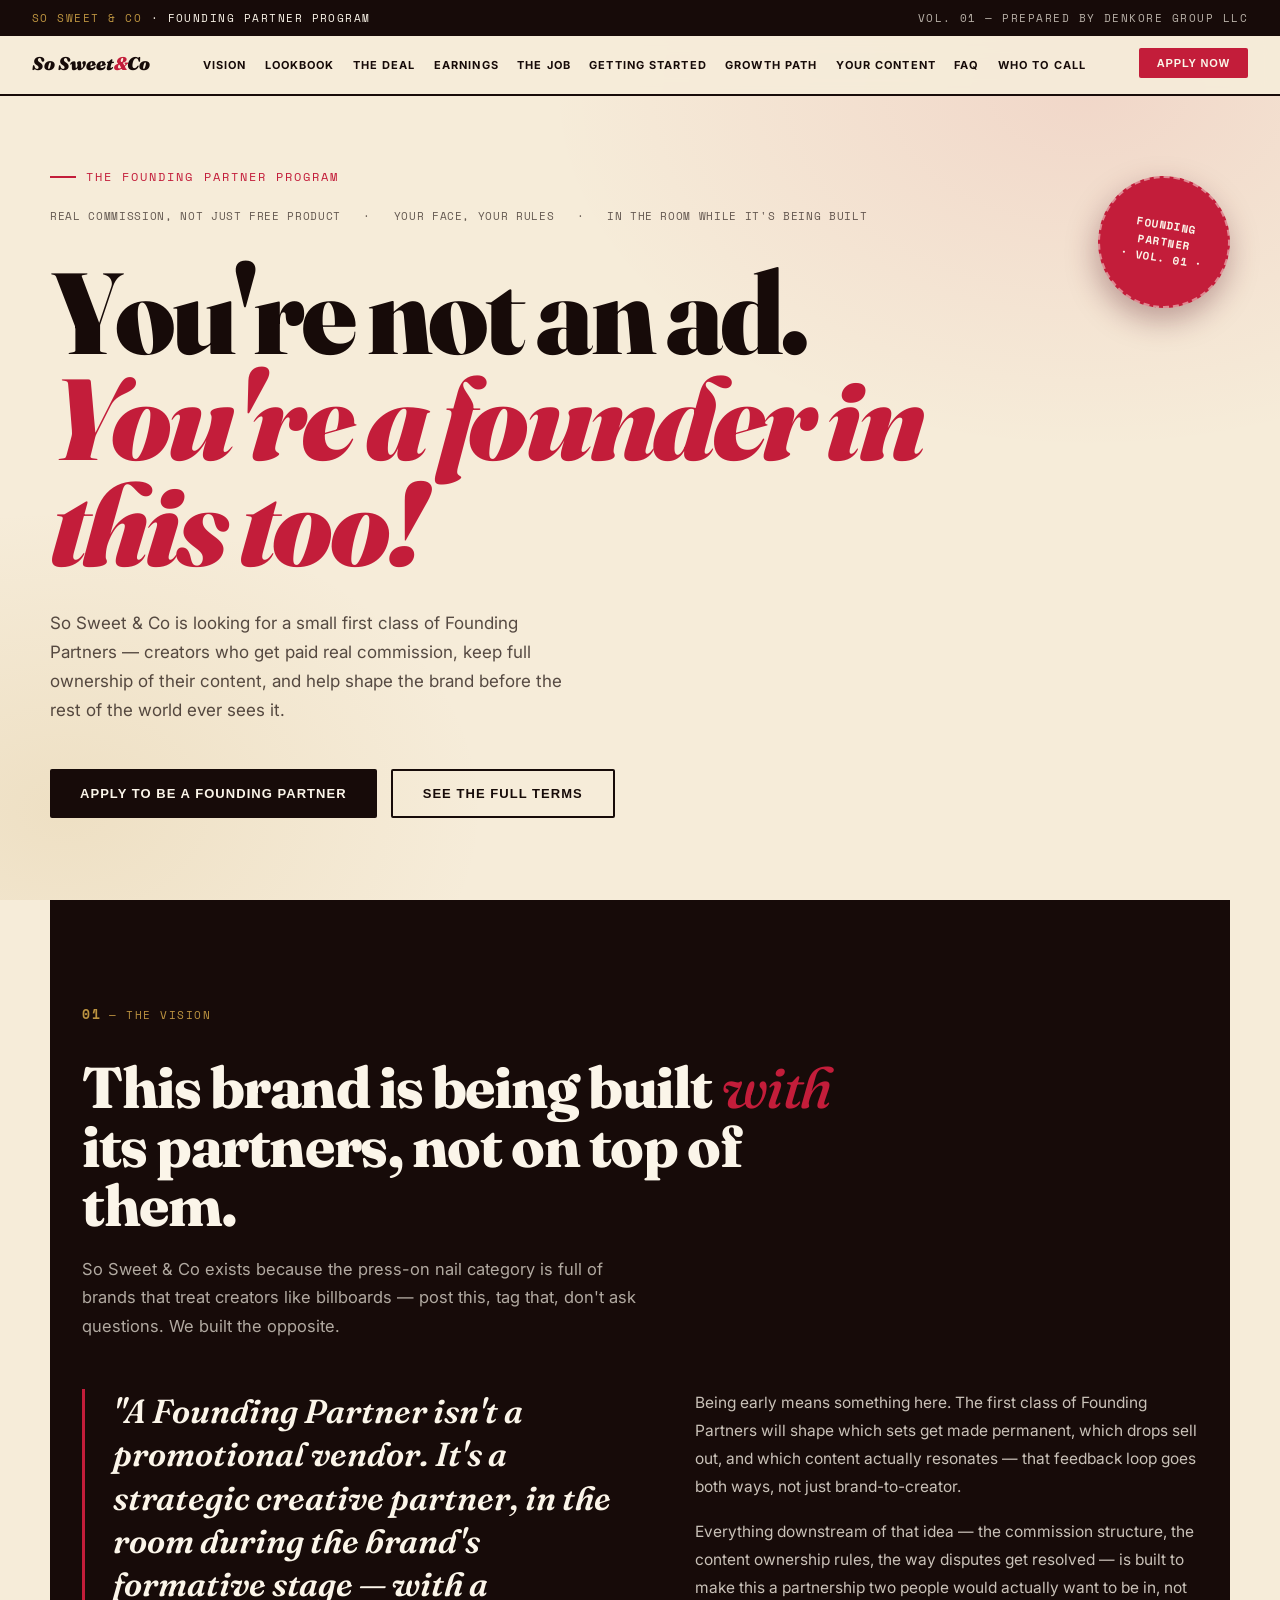
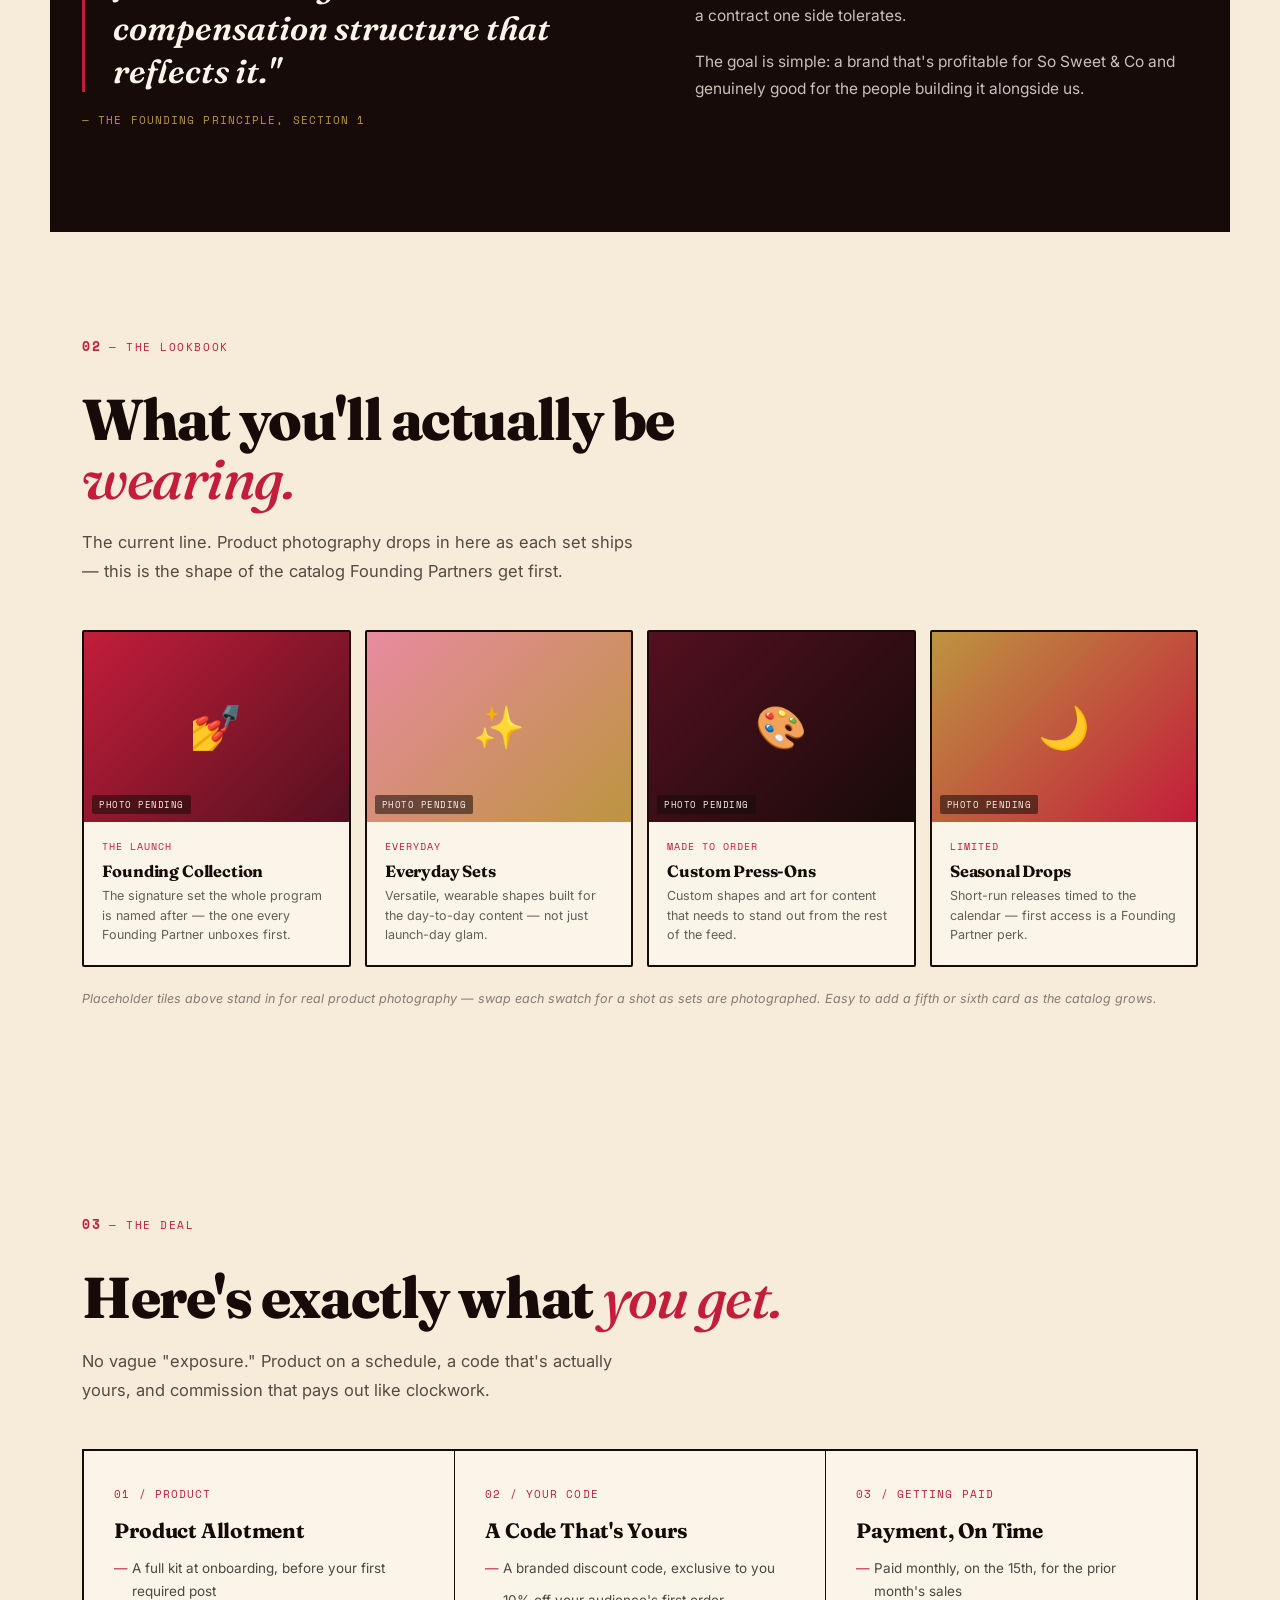
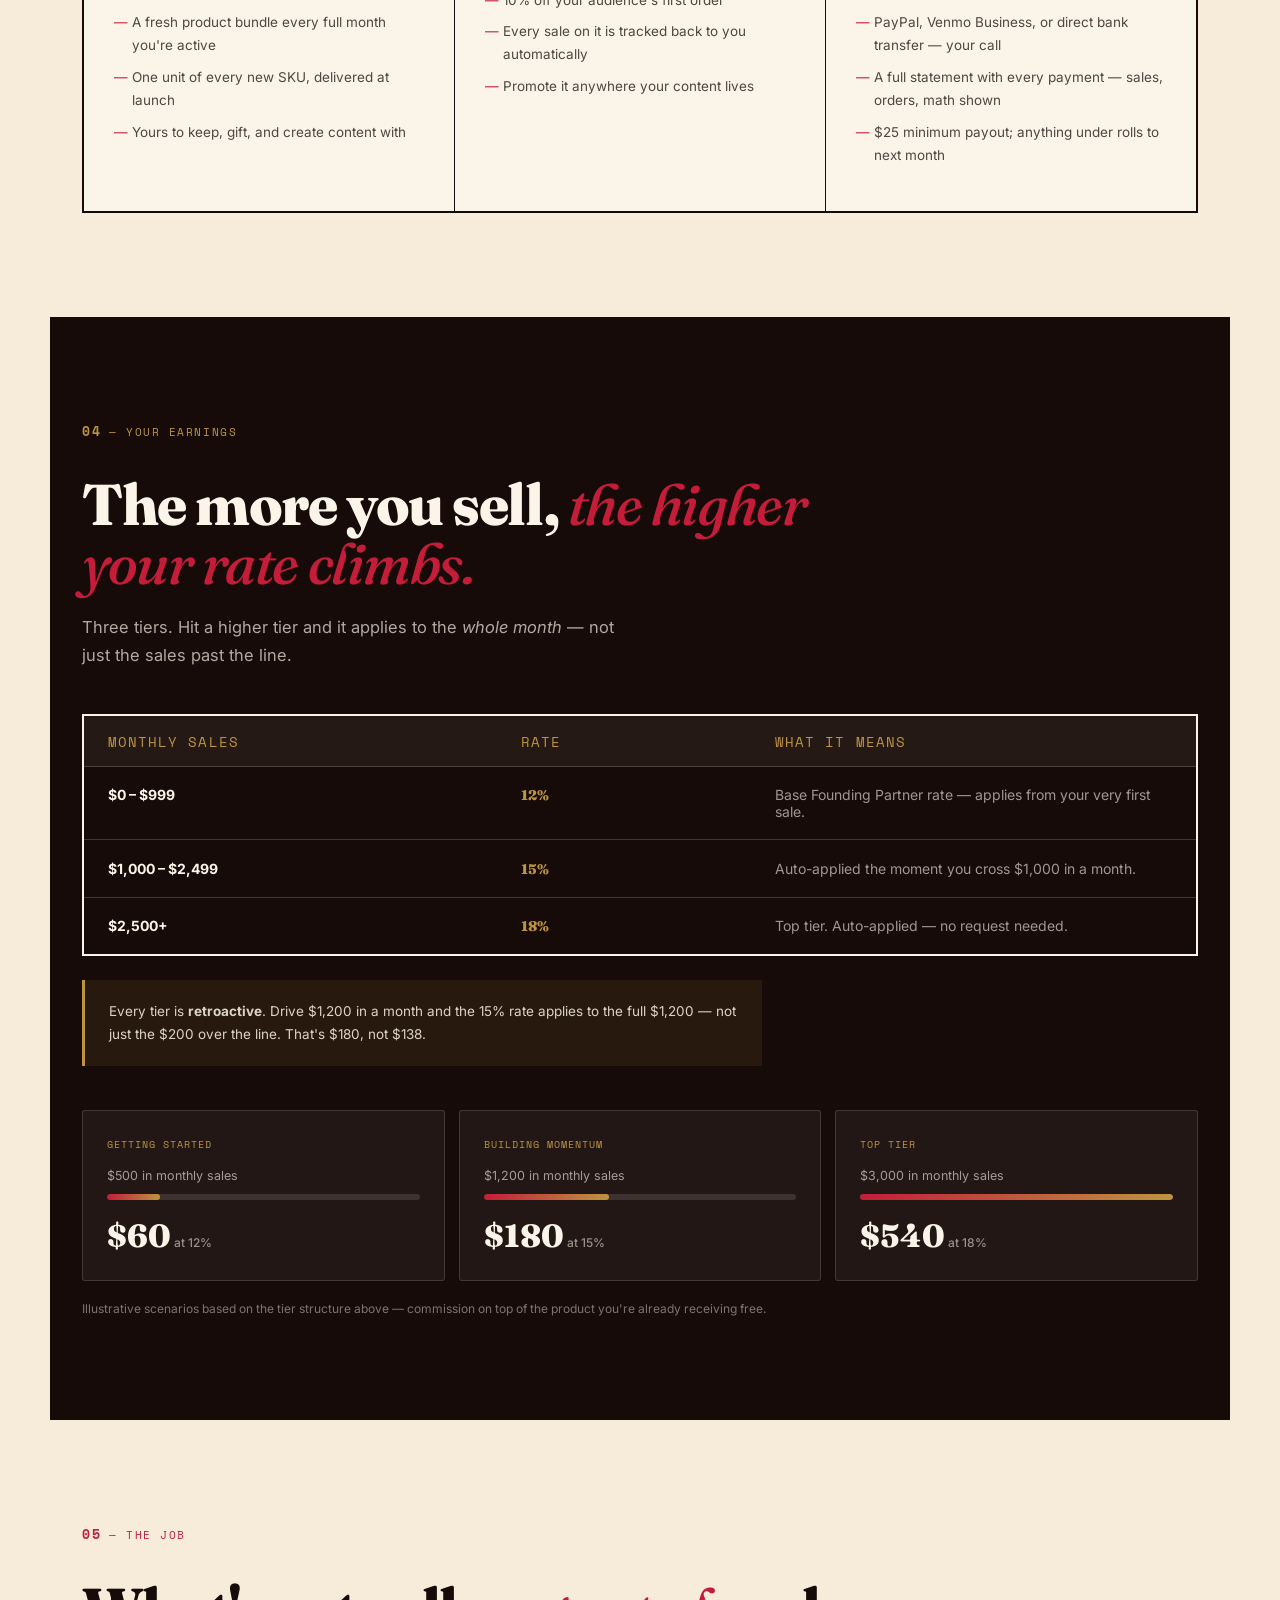
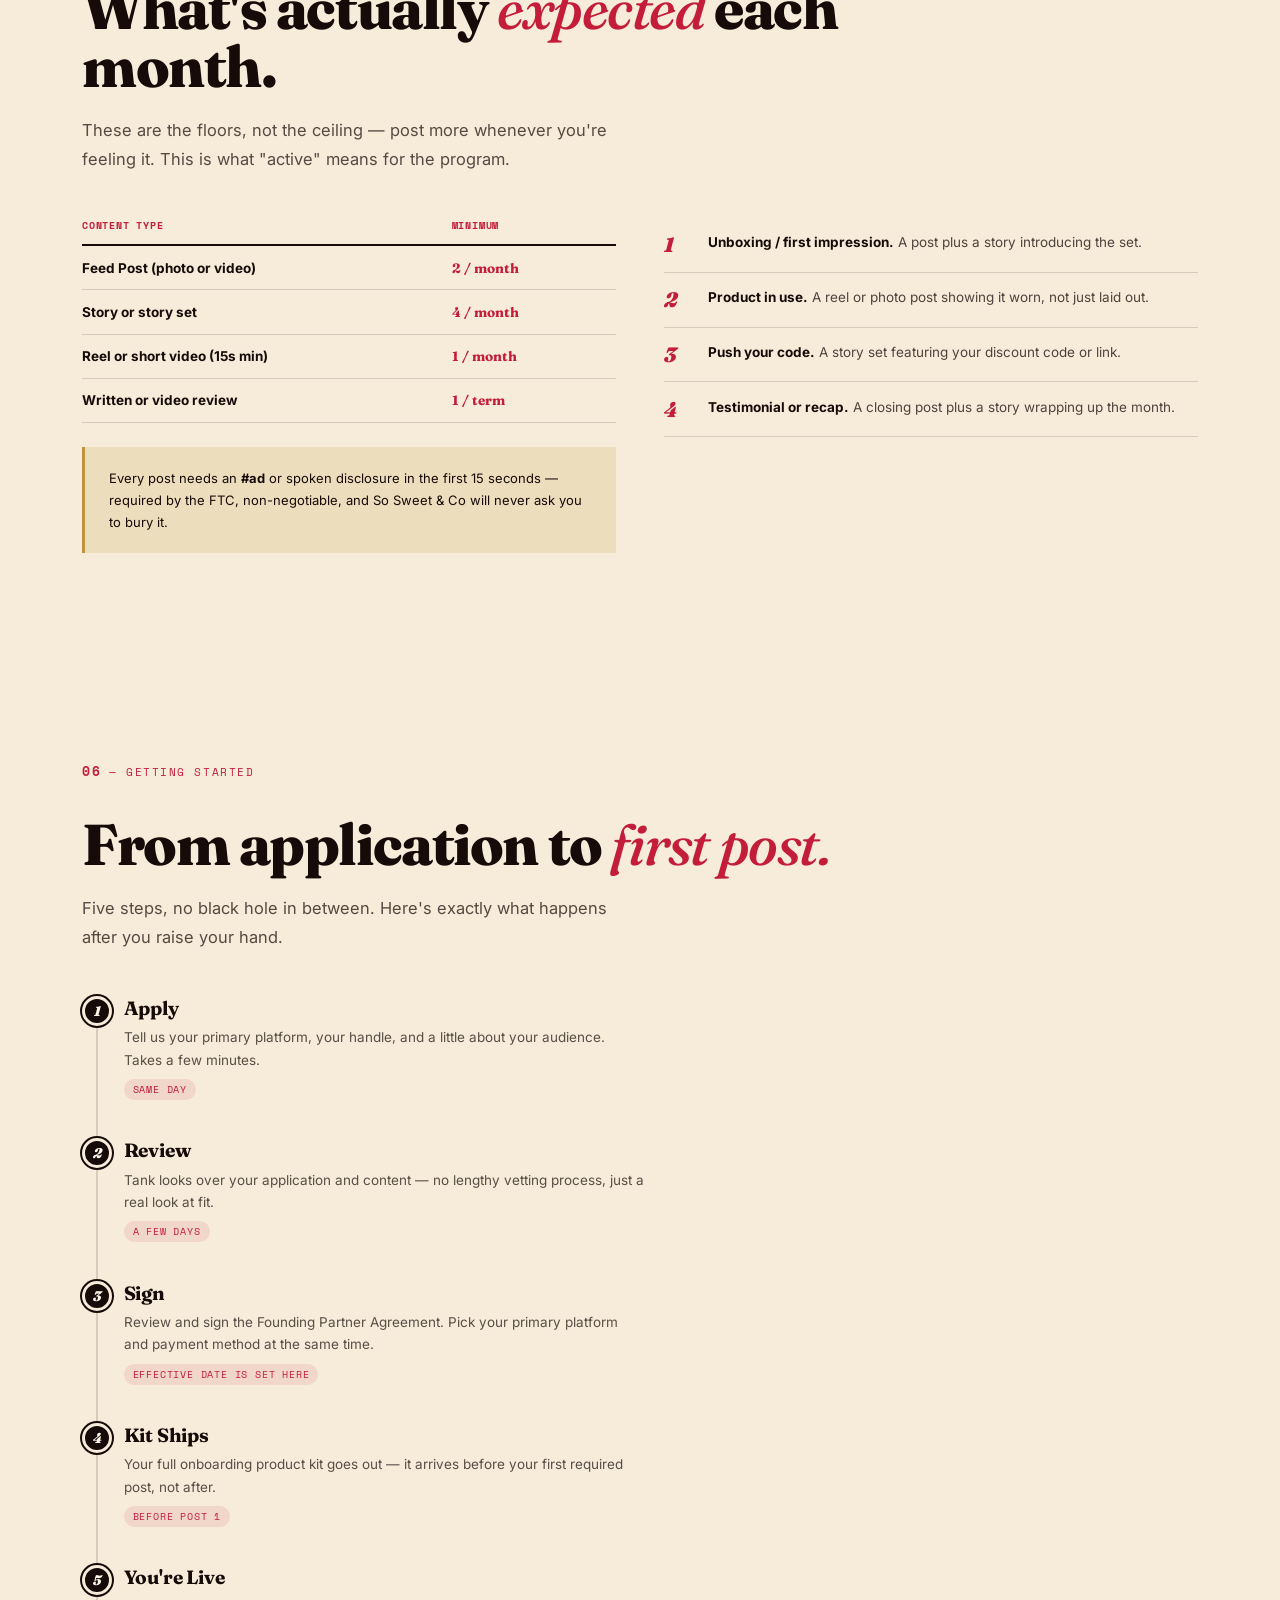
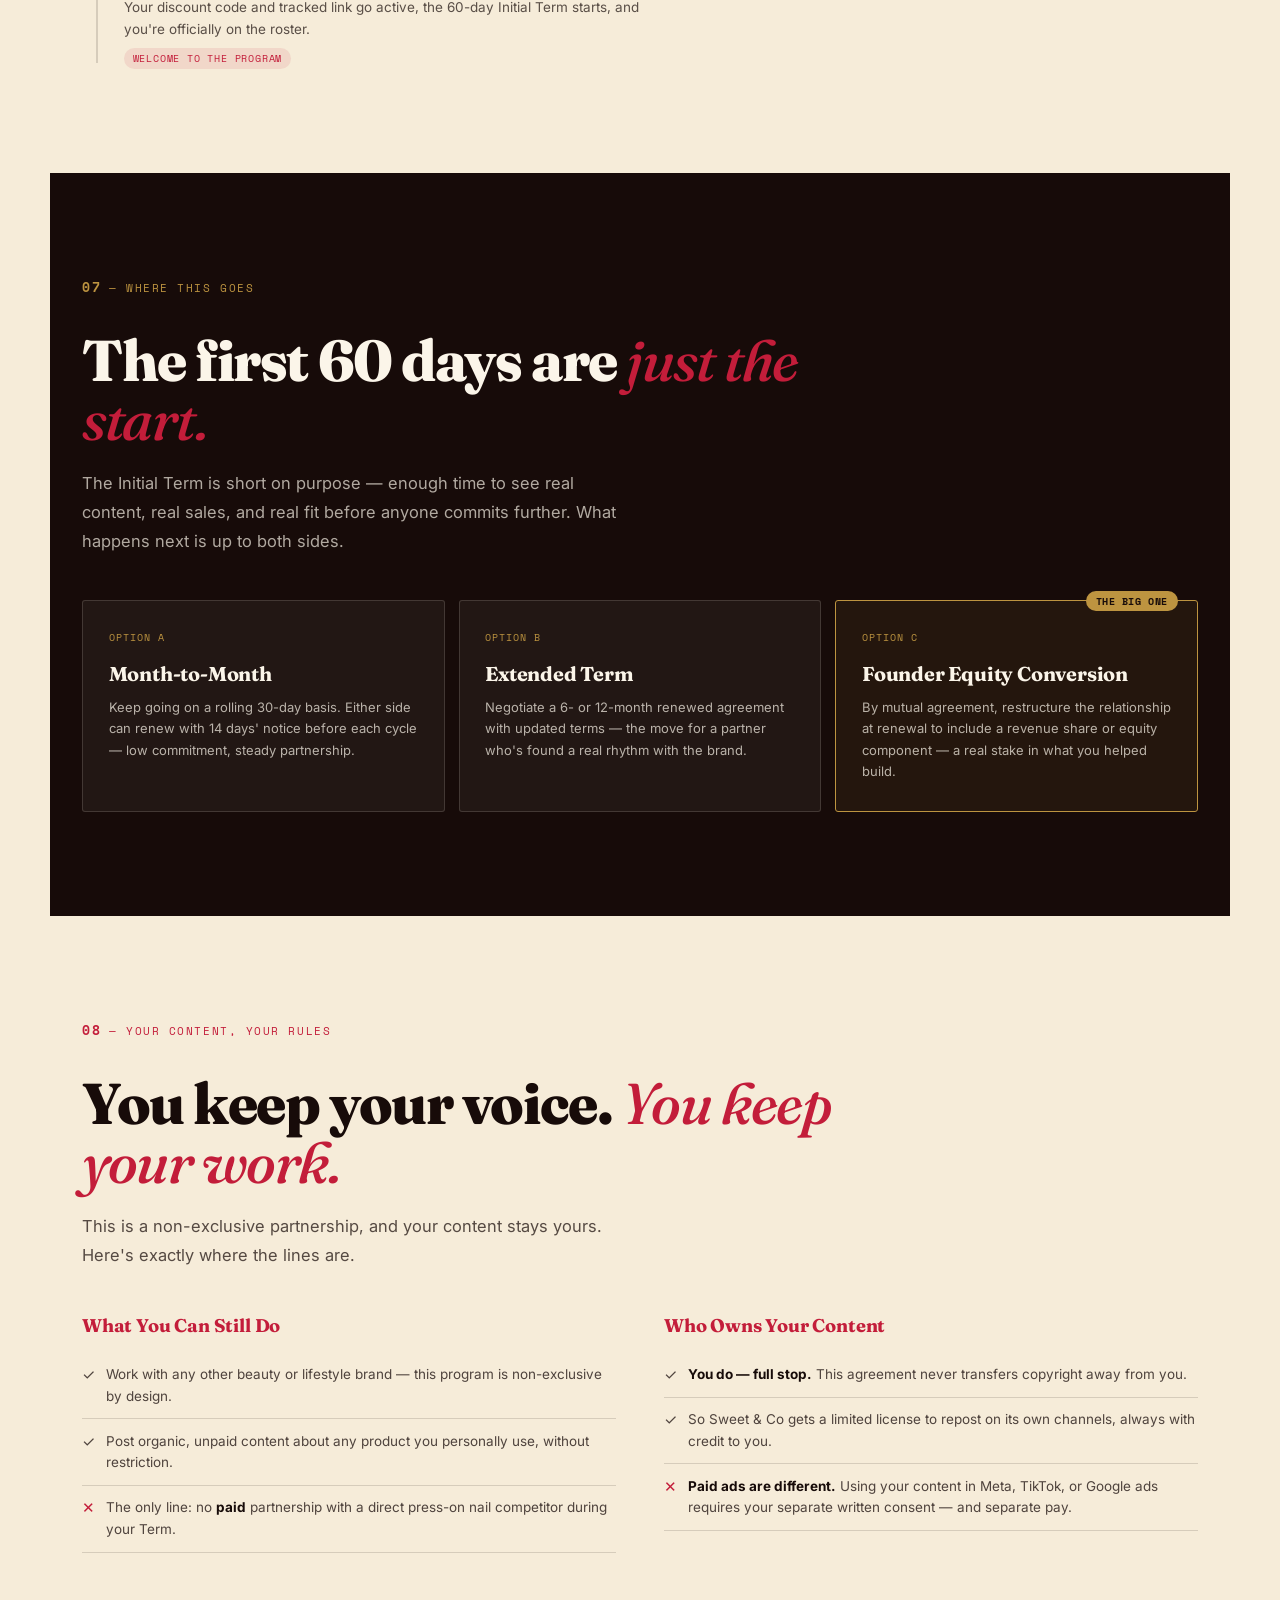
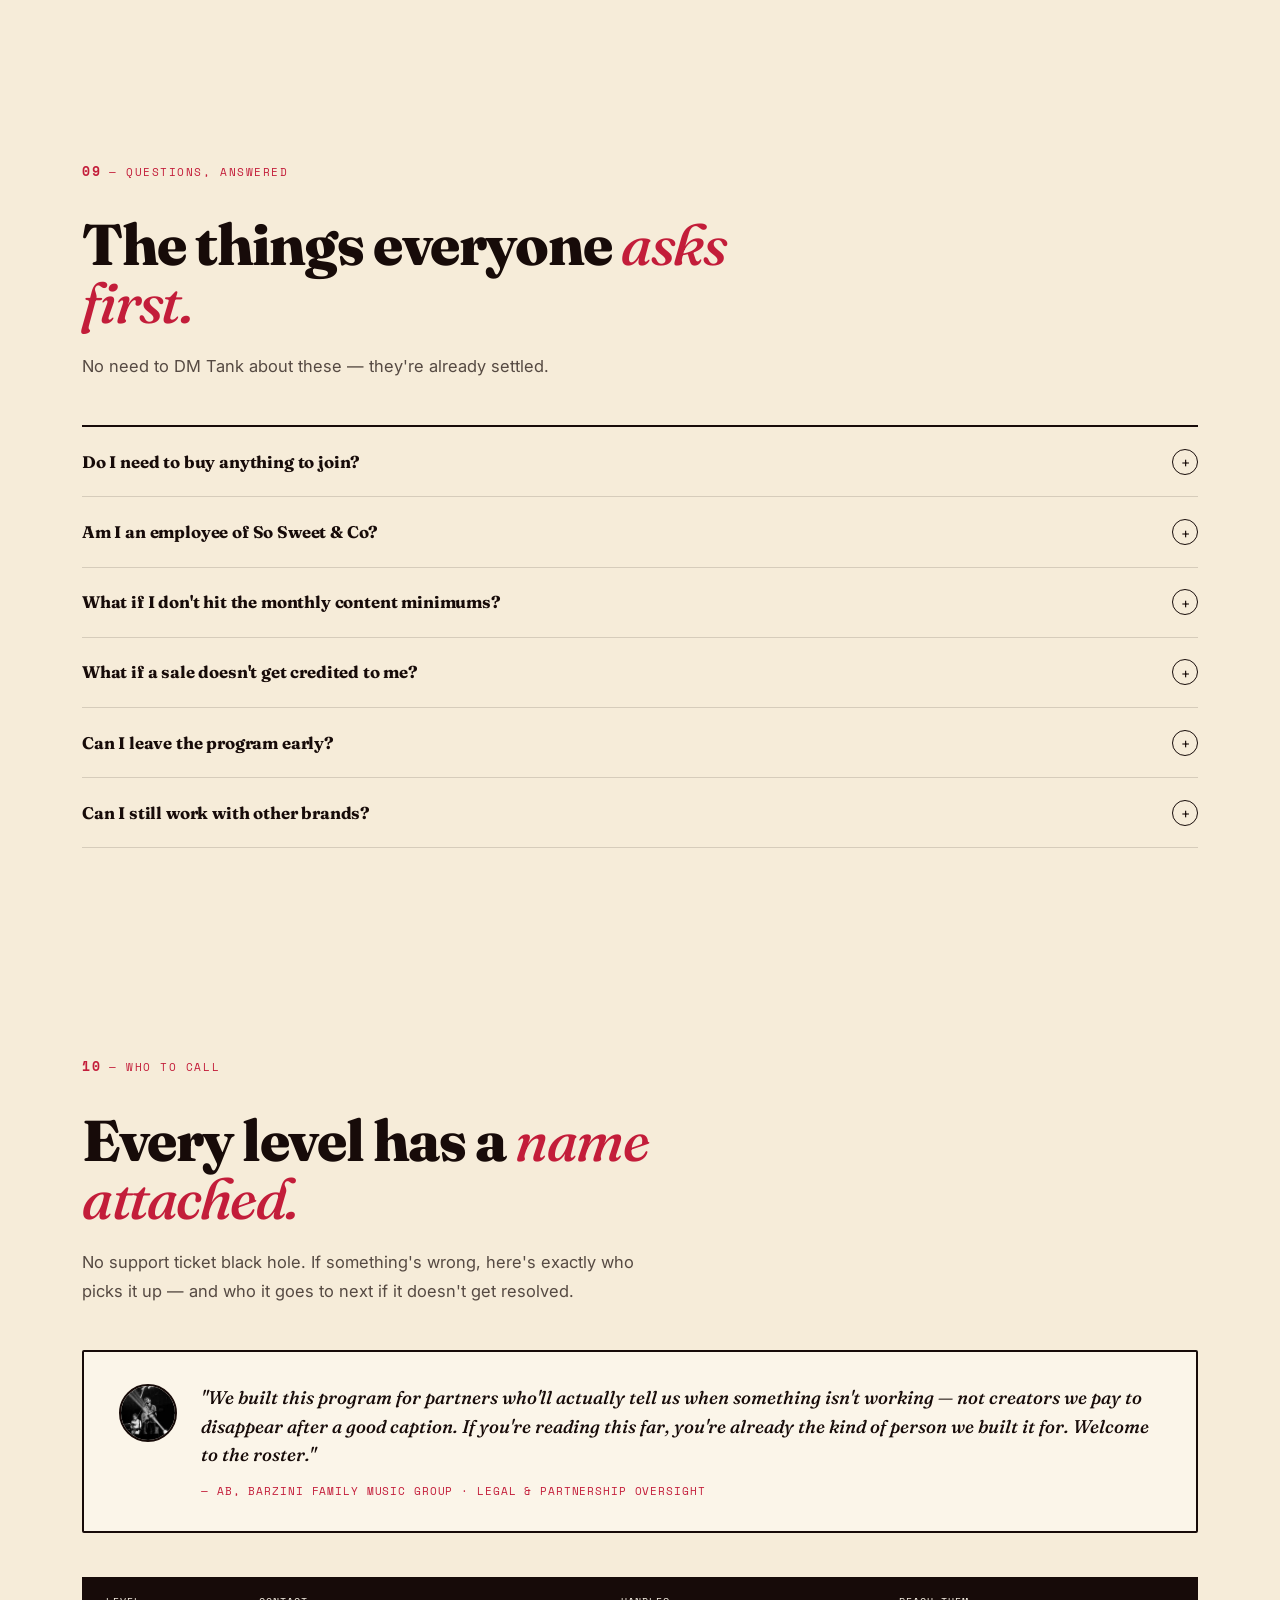
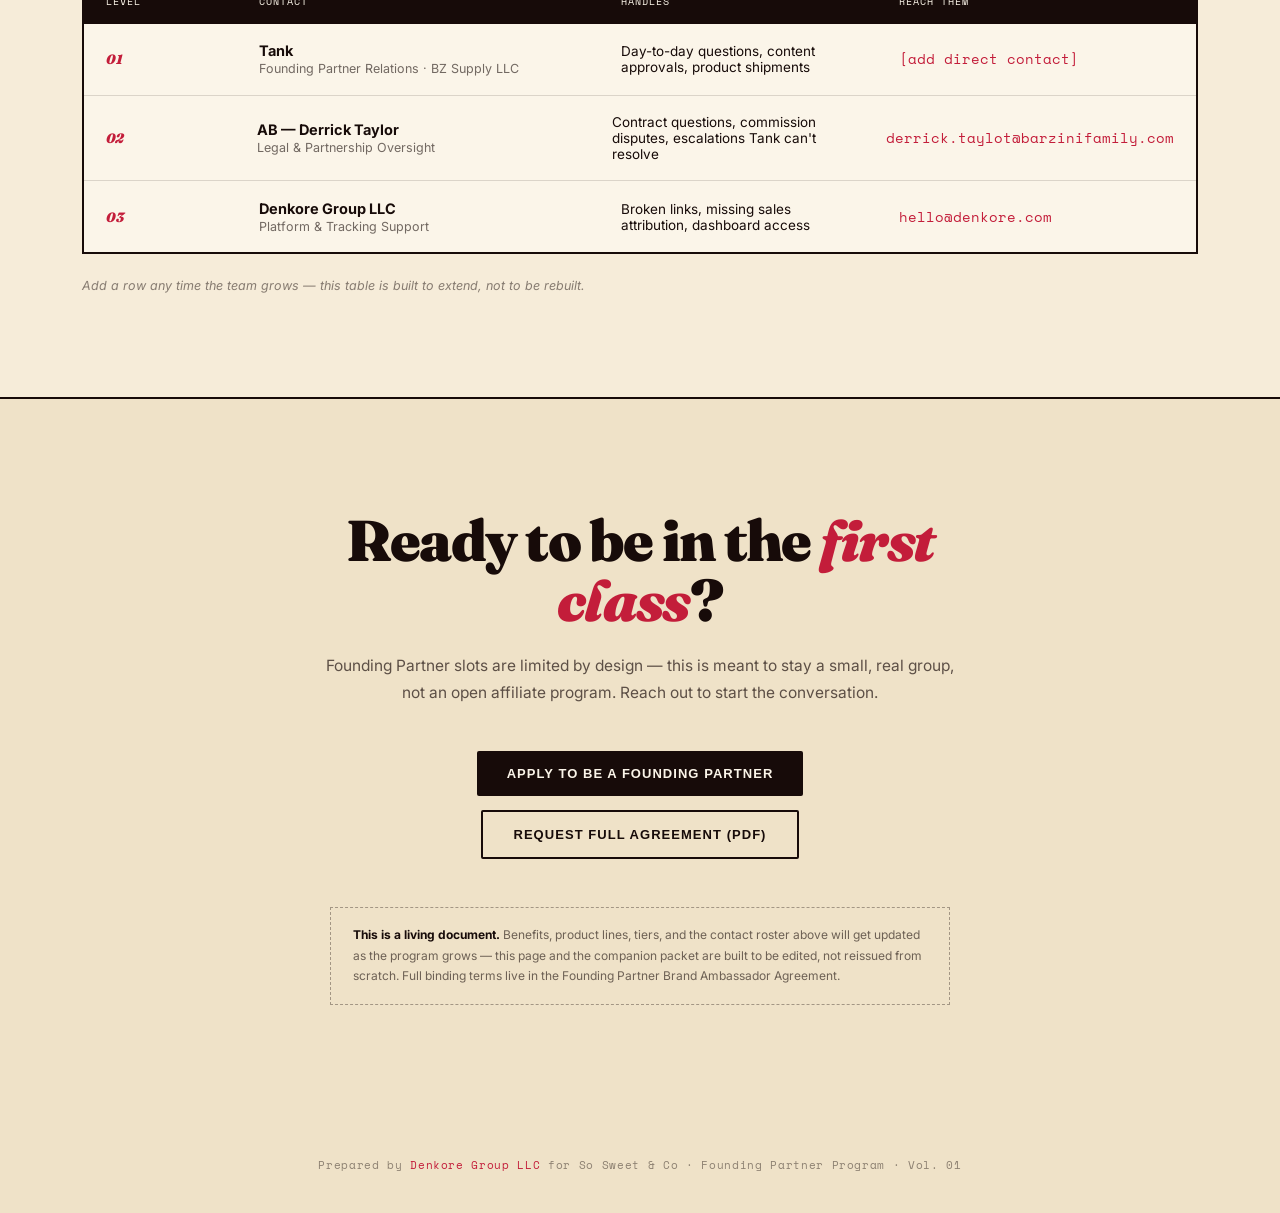
<file: index.html>
<!DOCTYPE html>
<html lang="en">

<head>
  <meta charset="UTF-8">
  <meta name="viewport" content="width=device-width, initial-scale=1.0">
  <title>So Sweet &amp; Co — Founding Partner Program</title>
  <link rel="preconnect" href="https://fonts.googleapis.com">
  <link
    href="https://fonts.googleapis.com/css2?family=Fraunces:ital,opsz,wght@0,9..144,300;0,9..144,600;0,9..144,700;0,9..144,900;1,9..144,500;1,9..144,700;1,9..144,900&family=Inter:wght@400;500;600;700;800&family=Space+Mono:wght@400;700&display=swap"
    rel="stylesheet">
  <link rel="stylesheet" href="styles/styles.css">
</head>

<body>

  <div class="folio">
    <div><span class="folio-issue">SO SWEET &amp; CO</span> · FOUNDING PARTNER PROGRAM</div>
    <div id="page-counter">VOL. 01 — PREPARED BY DENKORE GROUP LLC</div>
  </div>

  <nav>
    <div class="brandmark">So Sweet<span>&amp;</span>Co</div>
    <ul class="nav-links">
      <li><a href="#vision">Vision</a></li>
      <li><a href="#lookbook">Lookbook</a></li>
      <li><a href="#deal">The Deal</a></li>
      <li><a href="#earnings">Earnings</a></li>
      <li><a href="#assignment">The Job</a></li>
      <li><a href="#timeline">Getting Started</a></li>
      <li><a href="#growth">Growth Path</a></li>
      <li><a href="#ownership">Your Content</a></li>
      <li><a href="#faq">FAQ</a></li>
      <li><a href="#staff">Who to Call</a></li>
    </ul>
    <button class="nav-cta">Apply Now</button>
  </nav>

  <!-- ═══ COVER ═══ -->
  <div class="cover">
    <div class="cover-inner">
      <div class="cover-stamp">FOUNDING<br>PARTNER<br>· VOL. 01 ·</div>
      <div class="cover-eyebrow">The Founding Partner Program</div>
      <div class="cover-lines">
        <span>Real Commission, Not Just Free Product</span>
        <span>·</span>
        <span>Your Face, Your Rules</span>
        <span>·</span>
        <span>In the Room While It's Being Built</span>
      </div>
      <h1 class="cover-title display">
        You're not an ad.
        <em>You're a founder in this too!</em>
      </h1>
      <p class="cover-sub">So Sweet &amp; Co is looking for a small first class of Founding Partners — creators who get
        paid real commission, keep full ownership of their content, and help shape the brand before the rest of the
        world ever sees it.</p>
      <div class="cover-actions">
        <button class="btn-primary">Apply to Be a Founding Partner</button>
        <button class="btn-ghost">See the Full Terms</button>
      </div>
    </div>
  </div>

  <!-- ═══ VISION ═══ -->
  <div class="spread section-dark reveal" id="vision">
    <div class="folio-mark"><span class="num">01</span> — The Vision</div>
    <h2 class="spread-title display">This brand is being built <span class="accent">with</span> its partners, not on top
      of them.</h2>
    <p class="spread-lede">So Sweet &amp; Co exists because the press-on nail category is full of brands that treat
      creators like billboards — post this, tag that, don't ask questions. We built the opposite.</p>

    <div class="vision-grid">
      <div>
        <div class="pull-quote">"A Founding Partner isn't a promotional vendor. It's a strategic creative partner, in
          the room during the brand's formative stage — with a compensation structure that reflects it."</div>
        <div class="pull-quote-attr">— The founding principle, Section 1</div>
      </div>
      <div class="vision-body">
        <p>Being early means something here. The first class of Founding Partners will shape which sets get made
          permanent, which drops sell out, and which content actually resonates — that feedback loop goes both ways, not
          just brand-to-creator.</p>
        <p>Everything downstream of that idea — the commission structure, the content ownership rules, the way disputes
          get resolved — is built to make this a partnership two people would actually want to be in, not a contract one
          side tolerates.</p>
        <p>The goal is simple: a brand that's profitable for So Sweet &amp; Co and genuinely good for the people
          building it alongside us.</p>
      </div>
    </div>
  </div>

  <!-- ═══ LOOKBOOK ═══ -->
  <div class="spread reveal" id="lookbook">
    <div class="folio-mark"><span class="num">02</span> — The Lookbook</div>
    <h2 class="spread-title display">What you'll actually be <span class="accent">wearing.</span></h2>
    <p class="spread-lede">The current line. Product photography drops in here as each set ships — this is the shape of
      the catalog Founding Partners get first.</p>

    <div class="lookbook-grid">
      <div class="look-card">
        <div class="look-swatch" style="background:linear-gradient(135deg,#c31d3a,#54101f)">💅<span class="ph-tag">Photo
            pending</span></div>
        <div class="look-body">
          <div class="look-tag">The Launch</div>
          <div class="look-title display">Founding Collection</div>
          <div class="look-desc">The signature set the whole program is named after — the one every Founding Partner
            unboxes first.</div>
        </div>
      </div>
      <div class="look-card">
        <div class="look-swatch" style="background:linear-gradient(135deg,#e88aa0,#bd9440)">✨<span class="ph-tag">Photo
            pending</span></div>
        <div class="look-body">
          <div class="look-tag">Everyday</div>
          <div class="look-title display">Everyday Sets</div>
          <div class="look-desc">Versatile, wearable shapes built for the day-to-day content — not just launch-day glam.
          </div>
        </div>
      </div>
      <div class="look-card">
        <div class="look-swatch" style="background:linear-gradient(135deg,#54101f,#170b09)">🎨<span class="ph-tag">Photo
            pending</span></div>
        <div class="look-body">
          <div class="look-tag">Made to Order</div>
          <div class="look-title display">Custom Press-Ons</div>
          <div class="look-desc">Custom shapes and art for content that needs to stand out from the rest of the feed.
          </div>
        </div>
      </div>
      <div class="look-card">
        <div class="look-swatch" style="background:linear-gradient(135deg,#bd9440,#c31d3a)">🌙<span class="ph-tag">Photo
            pending</span></div>
        <div class="look-body">
          <div class="look-tag">Limited</div>
          <div class="look-title display">Seasonal Drops</div>
          <div class="look-desc">Short-run releases timed to the calendar — first access is a Founding Partner perk.
          </div>
        </div>
      </div>
    </div>
    <p class="lookbook-note">Placeholder tiles above stand in for real product photography — swap each swatch for a shot
      as sets are photographed. Easy to add a fifth or sixth card as the catalog grows.</p>
  </div>

  <!-- ═══ THE DEAL ═══ -->
  <div class="spread reveal" id="deal">
    <div class="folio-mark"><span class="num">03</span> — The Deal</div>
    <h2 class="spread-title display">Here's exactly what <span class="accent">you get.</span></h2>
    <p class="spread-lede">No vague "exposure." Product on a schedule, a code that's actually yours, and commission that
      pays out like clockwork.</p>

    <div class="deal-grid">
      <div class="deal-card">
        <div class="deal-num mono">01 / PRODUCT</div>
        <div class="deal-title display">Product Allotment</div>
        <ul class="deal-list">
          <li>A full kit at onboarding, before your first required post</li>
          <li>A fresh product bundle every full month you're active</li>
          <li>One unit of every new SKU, delivered at launch</li>
          <li>Yours to keep, gift, and create content with</li>
        </ul>
      </div>
      <div class="deal-card">
        <div class="deal-num mono">02 / YOUR CODE</div>
        <div class="deal-title display">A Code That's Yours</div>
        <ul class="deal-list">
          <li>A branded discount code, exclusive to you</li>
          <li>10% off your audience's first order</li>
          <li>Every sale on it is tracked back to you automatically</li>
          <li>Promote it anywhere your content lives</li>
        </ul>
      </div>
      <div class="deal-card">
        <div class="deal-num mono">03 / GETTING PAID</div>
        <div class="deal-title display">Payment, On Time</div>
        <ul class="deal-list">
          <li>Paid monthly, on the 15th, for the prior month's sales</li>
          <li>PayPal, Venmo Business, or direct bank transfer — your call</li>
          <li>A full statement with every payment — sales, orders, math shown</li>
          <li>$25 minimum payout; anything under rolls to next month</li>
        </ul>
      </div>
    </div>
  </div>

  <!-- ═══ EARNINGS ═══ -->
  <div class="spread section-dark reveal" id="earnings">
    <div class="folio-mark"><span class="num">04</span> — Your Earnings</div>
    <h2 class="spread-title display">The more you sell, <span class="accent">the higher your rate climbs.</span></h2>
    <p class="spread-lede">Three tiers. Hit a higher tier and it applies to the <em>whole month</em> — not just the
      sales past the line.</p>

    <div class="tier-table">
      <div class="tier-row head">
        <div>Monthly Sales</div>
        <div>Rate</div>
        <div>What It Means</div>
      </div>
      <div class="tier-row">
        <div class="tier-name">$0 – $999</div>
        <div class="tier-rate display">12%</div>
        <div class="tier-note">Base Founding Partner rate — applies from your very first sale.</div>
      </div>
      <div class="tier-row">
        <div class="tier-name">$1,000 – $2,499</div>
        <div class="tier-rate display">15%</div>
        <div class="tier-note">Auto-applied the moment you cross $1,000 in a month.</div>
      </div>
      <div class="tier-row">
        <div class="tier-name">$2,500+</div>
        <div class="tier-rate display">18%</div>
        <div class="tier-note">Top tier. Auto-applied — no request needed.</div>
      </div>
    </div>

    <div class="retro-note">Every tier is <strong>retroactive</strong>. Drive $1,200 in a month and the 15% rate applies
      to the full $1,200 — not just the $200 over the line. That's $180, not $138.</div>

    <div class="scenario-row">
      <div class="scenario-card">
        <div class="scenario-label mono">Getting Started</div>
        <div class="scenario-sales">$500 in monthly sales</div>
        <div class="scenario-bar-wrap">
          <div class="scenario-bar" style="width:17%"></div>
        </div>
        <div class="scenario-earn display">$60<small>&nbsp;at 12%</small></div>
      </div>
      <div class="scenario-card">
        <div class="scenario-label mono">Building Momentum</div>
        <div class="scenario-sales">$1,200 in monthly sales</div>
        <div class="scenario-bar-wrap">
          <div class="scenario-bar" style="width:40%"></div>
        </div>
        <div class="scenario-earn display">$180<small>&nbsp;at 15%</small></div>
      </div>
      <div class="scenario-card">
        <div class="scenario-label mono">Top Tier</div>
        <div class="scenario-sales">$3,000 in monthly sales</div>
        <div class="scenario-bar-wrap">
          <div class="scenario-bar" style="width:100%"></div>
        </div>
        <div class="scenario-earn display">$540<small>&nbsp;at 18%</small></div>
      </div>
    </div>
    <p style="margin-top:1.25rem;font-size:12px;color:rgba(251,245,233,0.45)">Illustrative scenarios based on the tier
      structure above — commission on top of the product you're already receiving free.</p>
  </div>

  <!-- ═══ THE ASSIGNMENT ═══ -->
  <div class="spread reveal" id="assignment">
    <div class="folio-mark"><span class="num">05</span> — The Job</div>
    <h2 class="spread-title display">What's actually <span class="accent">expected</span> each month.</h2>
    <p class="spread-lede">These are the floors, not the ceiling — post more whenever you're feeling it. This is what
      "active" means for the program.</p>

    <div class="assign-grid">
      <div>
        <table class="assign-table">
          <tr>
            <th>Content Type</th>
            <th>Minimum</th>
          </tr>
          <tr>
            <td>Feed Post (photo or video)</td>
            <td>2 / month</td>
          </tr>
          <tr>
            <td>Story or story set</td>
            <td>4 / month</td>
          </tr>
          <tr>
            <td>Reel or short video (15s min)</td>
            <td>1 / month</td>
          </tr>
          <tr>
            <td>Written or video review</td>
            <td>1 / term</td>
          </tr>
        </table>
        <div class="quality-note">Every post needs an <strong>#ad</strong> or spoken disclosure in the first 15 seconds
          — required by the FTC, non-negotiable, and So Sweet &amp; Co will never ask you to bury it.</div>
      </div>
      <div>
        <ul class="week-list">
          <li><span class="week-num display">1</span><span class="week-text"><strong>Unboxing / first
                impression.</strong> A post plus a story introducing the set.</span></li>
          <li><span class="week-num display">2</span><span class="week-text"><strong>Product in use.</strong> A reel or
              photo post showing it worn, not just laid out.</span></li>
          <li><span class="week-num display">3</span><span class="week-text"><strong>Push your code.</strong> A story
              set featuring your discount code or link.</span></li>
          <li><span class="week-num display">4</span><span class="week-text"><strong>Testimonial or recap.</strong> A
              closing post plus a story wrapping up the month.</span></li>
        </ul>
      </div>
    </div>
  </div>

  <!-- ═══ GETTING STARTED (timeline) ═══ -->
  <div class="spread reveal" id="timeline">
    <div class="folio-mark"><span class="num">06</span> — Getting Started</div>
    <h2 class="spread-title display">From application to <span class="accent">first post.</span></h2>
    <p class="spread-lede">Five steps, no black hole in between. Here's exactly what happens after you raise your hand.
    </p>

    <div class="timeline">
      <div class="tl-step">
        <div class="tl-dot">1</div>
        <div class="tl-title display">Apply</div>
        <div class="tl-desc">Tell us your primary platform, your handle, and a little about your audience. Takes a few
          minutes.</div>
        <span class="tl-tag">Same day</span>
      </div>
      <div class="tl-step">
        <div class="tl-dot">2</div>
        <div class="tl-title display">Review</div>
        <div class="tl-desc">Tank looks over your application and content — no lengthy vetting process, just a real look
          at fit.</div>
        <span class="tl-tag">A few days</span>
      </div>
      <div class="tl-step">
        <div class="tl-dot">3</div>
        <div class="tl-title display">Sign</div>
        <div class="tl-desc">Review and sign the Founding Partner Agreement. Pick your primary platform and payment
          method at the same time.</div>
        <span class="tl-tag">Effective date is set here</span>
      </div>
      <div class="tl-step">
        <div class="tl-dot">4</div>
        <div class="tl-title display">Kit Ships</div>
        <div class="tl-desc">Your full onboarding product kit goes out — it arrives before your first required post, not
          after.</div>
        <span class="tl-tag">Before post 1</span>
      </div>
      <div class="tl-step">
        <div class="tl-dot">5</div>
        <div class="tl-title display">You're Live</div>
        <div class="tl-desc">Your discount code and tracked link go active, the 60-day Initial Term starts, and you're
          officially on the roster.</div>
        <span class="tl-tag">Welcome to the program</span>
      </div>
    </div>
  </div>

  <!-- ═══ GROWTH PATH ═══ -->
  <div class="spread section-dark reveal" id="growth">
    <div class="folio-mark"><span class="num">07</span> — Where This Goes</div>
    <h2 class="spread-title display">The first 60 days are <span class="accent">just the start.</span></h2>
    <p class="spread-lede">The Initial Term is short on purpose — enough time to see real content, real sales, and real
      fit before anyone commits further. What happens next is up to both sides.</p>

    <div class="path-grid">
      <div class="path-card">
        <div class="path-num mono">Option A</div>
        <div class="path-title display">Month-to-Month</div>
        <div class="path-desc">Keep going on a rolling 30-day basis. Either side can renew with 14 days' notice before
          each cycle — low commitment, steady partnership.</div>
      </div>
      <div class="path-card">
        <div class="path-num mono">Option B</div>
        <div class="path-title display">Extended Term</div>
        <div class="path-desc">Negotiate a 6- or 12-month renewed agreement with updated terms — the move for a partner
          who's found a real rhythm with the brand.</div>
      </div>
      <div class="path-card highlight">
        <div class="path-badge">The Big One</div>
        <div class="path-num mono">Option C</div>
        <div class="path-title display">Founder Equity Conversion</div>
        <div class="path-desc">By mutual agreement, restructure the relationship at renewal to include a revenue share
          or equity component — a real stake in what you helped build.</div>
      </div>
    </div>
  </div>

  <!-- ═══ EXCLUSIVITY & CONTENT OWNERSHIP ═══ -->
  <div class="spread reveal" id="ownership">
    <div class="folio-mark"><span class="num">08</span> — Your Content, Your Rules</div>
    <h2 class="spread-title display">You keep your voice. <span class="accent">You keep your work.</span></h2>
    <p class="spread-lede">This is a non-exclusive partnership, and your content stays yours. Here's exactly where the
      lines are.</p>

    <div class="owner-grid">
      <div>
        <div class="owner-col-title">What You Can Still Do</div>
        <ul class="owner-list">
          <li class="yes"><span class="ic">✓</span><span>Work with any other beauty or lifestyle brand — this program is
              non-exclusive by design.</span></li>
          <li class="yes"><span class="ic">✓</span><span>Post organic, unpaid content about any product you personally
              use, without restriction.</span></li>
          <li class="no"><span class="ic">✕</span><span>The only line: no <strong>paid</strong> partnership with a
              direct press-on nail competitor during your Term.</span></li>
        </ul>
      </div>
      <div>
        <div class="owner-col-title">Who Owns Your Content</div>
        <ul class="owner-list">
          <li class="yes"><span class="ic">✓</span><span><strong>You do — full stop.</strong> This agreement never
              transfers copyright away from you.</span></li>
          <li class="yes"><span class="ic">✓</span><span>So Sweet &amp; Co gets a limited license to repost on its own
              channels, always with credit to you.</span></li>
          <li class="no"><span class="ic">✕</span><span><strong>Paid ads are different.</strong> Using your content in
              Meta, TikTok, or Google ads requires your separate written consent — and separate pay.</span></li>
        </ul>
      </div>
    </div>
  </div>

  <!-- ═══ FAQ ═══ -->
  <div class="spread reveal" id="faq">
    <div class="folio-mark"><span class="num">09</span> — Questions, Answered</div>
    <h2 class="spread-title display">The things everyone <span class="accent">asks first.</span></h2>
    <p class="spread-lede">No need to DM Tank about these — they're already settled.</p>

    <div class="faq-list">
      <details class="faq-item">
        <summary><span class="faq-q display">Do I need to buy anything to join?</span><span class="faq-icon">+</span>
        </summary>
        <div class="faq-a">No. Your onboarding kit is gifted, delivered before your first required post. There's no
          buy-in, no starter fee, nothing to purchase.</div>
      </details>
      <details class="faq-item">
        <summary><span class="faq-q display">Am I an employee of So Sweet &amp; Co?</span><span
            class="faq-icon">+</span></summary>
        <div class="faq-a">No — you're an independent contractor, not an employee, agent, or partner of the company in
          the legal sense. You're responsible for your own taxes on commissions earned, and a 1099 is issued if you
          cross IRS thresholds.</div>
      </details>
      <details class="faq-item">
        <summary><span class="faq-q display">What if I don't hit the monthly content minimums?</span><span
            class="faq-icon">+</span></summary>
        <div class="faq-a">Life happens — reach out to Tank before the month closes if you're going to fall short. The
          minimums are what keeps the partnership active, so consistent, uncommunicated misses are treated differently
          than an occasional heads-up.</div>
      </details>
      <details class="faq-item">
        <summary><span class="faq-q display">What if a sale doesn't get credited to me?</span><span
            class="faq-icon">+</span></summary>
        <div class="faq-a">Submit a dispute in writing within 30 days of the commission statement. The team reviews
          order data and responds within 5 business days — if it was a tracking error, the commission gets corrected in
          the next pay cycle.</div>
      </details>
      <details class="faq-item">
        <summary><span class="faq-q display">Can I leave the program early?</span><span class="faq-icon">+</span>
        </summary>
        <div class="faq-a">Yes. Either side can end the Agreement with 14 days' written notice. Any commission you've
          already earned still gets paid on the next regular cycle.</div>
      </details>
      <details class="faq-item">
        <summary><span class="faq-q display">Can I still work with other brands?</span><span class="faq-icon">+</span>
        </summary>
        <div class="faq-a">Yes — this is non-exclusive. The one restriction is paid work with a direct press-on nail
          competitor during your Term. Every other beauty or lifestyle brand is fair game, and organic content about any
          product is unrestricted.</div>
      </details>
    </div>
  </div>

  <!-- ═══ WHO TO CALL ═══ -->
  <div class="spread reveal" id="staff">
    <div class="folio-mark"><span class="num">10</span> — Who to Call</div>
    <h2 class="spread-title display">Every level has a <span class="accent">name attached.</span></h2>
    <p class="spread-lede">No support ticket black hole. If something's wrong, here's exactly who picks it up — and who
      it goes to next if it doesn't get resolved.</p>

    <div class="welcome-quote">
      <img src="images/453-120x120.jpg" alt="AB Avatar" class="welcome-avatar">
      <div>
        <div class="welcome-text">"We built this program for partners who'll actually tell us when something isn't
          working — not creators we pay to disappear after a good caption. If you're reading this far, you're already
          the kind of person we built it for. Welcome to the roster."</div>
        <div class="welcome-attr">— AB, Barzini Family Music Group · Legal &amp; Partnership Oversight</div>
      </div>
    </div>


    <div class="staff-box">
      <div class="staff-row head">
        <div>Level</div>
        <div>Contact</div>
        <div>Handles</div>
        <div>Reach Them</div>
      </div>
      <div class="staff-row">
        <div class="staff-level display">01</div>
        <div>
          <div class="staff-name">Tank</div>
          <div class="staff-role">Founding Partner Relations · BZ Supply LLC</div>
        </div>
        <div>Day-to-day questions, content approvals, product shipments</div>
        <div class="staff-contact">[add direct contact]</div>
      </div>
      <div class="staff-row">
        <div class="staff-level display">02</div>
        <div>
          <div class="staff-name">AB — Derrick Taylor</div>
          <div class="staff-role">Legal &amp; Partnership Oversight</div>
        </div>
        <div>Contract questions, commission disputes, escalations Tank can't resolve</div>
        <div class="staff-contact">derrick.taylot@barzinifamily.com</div>
      </div>
      <div class="staff-row">
        <div class="staff-level display">03</div>
        <div>
          <div class="staff-name">Denkore Group LLC</div>
          <div class="staff-role">Platform &amp; Tracking Support</div>
        </div>
        <div>Broken links, missing sales attribution, dashboard access</div>
        <div class="staff-contact">hello@denkore.com</div>
      </div>
    </div>
    <p class="lookbook-note">Add a row any time the team grows — this table is built to extend, not to be rebuilt.</p>
  </div>

  <!-- ═══ CLOSING ═══ -->
  <div class="closing reveal">
    <div class="closing-inner">
      <h2 class="closing-title display">Ready to be in the <em>first class</em>?</h2>
      <p class="closing-sub">Founding Partner slots are limited by design — this is meant to stay a small, real group,
        not an open affiliate program. Reach out to start the conversation.</p>
      <div class="cover-actions" style="justify-content:center">
        <button class="btn-primary">Apply to Be a Founding Partner</button>
        <button class="btn-ghost">Request Full Agreement (PDF)</button>
      </div>
      <div class="living-doc"><strong>This is a living document.</strong> Benefits, product lines, tiers, and the
        contact roster above will get updated as the program grows — this page and the companion packet are built to be
        edited, not reissued from scratch. Full binding terms live in the Founding Partner Brand Ambassador Agreement.
      </div>
    </div>
  </div>

  <footer>
    Prepared by <span>Denkore Group LLC</span> for So Sweet &amp; Co · Founding Partner Program · Vol. 01
  </footer>

  <script>
    const revObs = new IntersectionObserver(entries => {
      entries.forEach(e => {
        if (!e.isIntersecting) return
        e.target.classList.add('in')
        revObs.unobserve(e.target)
      })
    }, { threshold: .12, rootMargin: '0px 0px -60px 0px' })
    document.querySelectorAll('.reveal').forEach(el => revObs.observe(el))

    document.querySelectorAll('.nav-links a').forEach(a => {
      a.addEventListener('click', e => {
        e.preventDefault()
        document.querySelector(a.getAttribute('href'))?.scrollIntoView({ behavior: 'smooth', block: 'start' })
      })
    })
  </script>
</body>

</html>
</file>
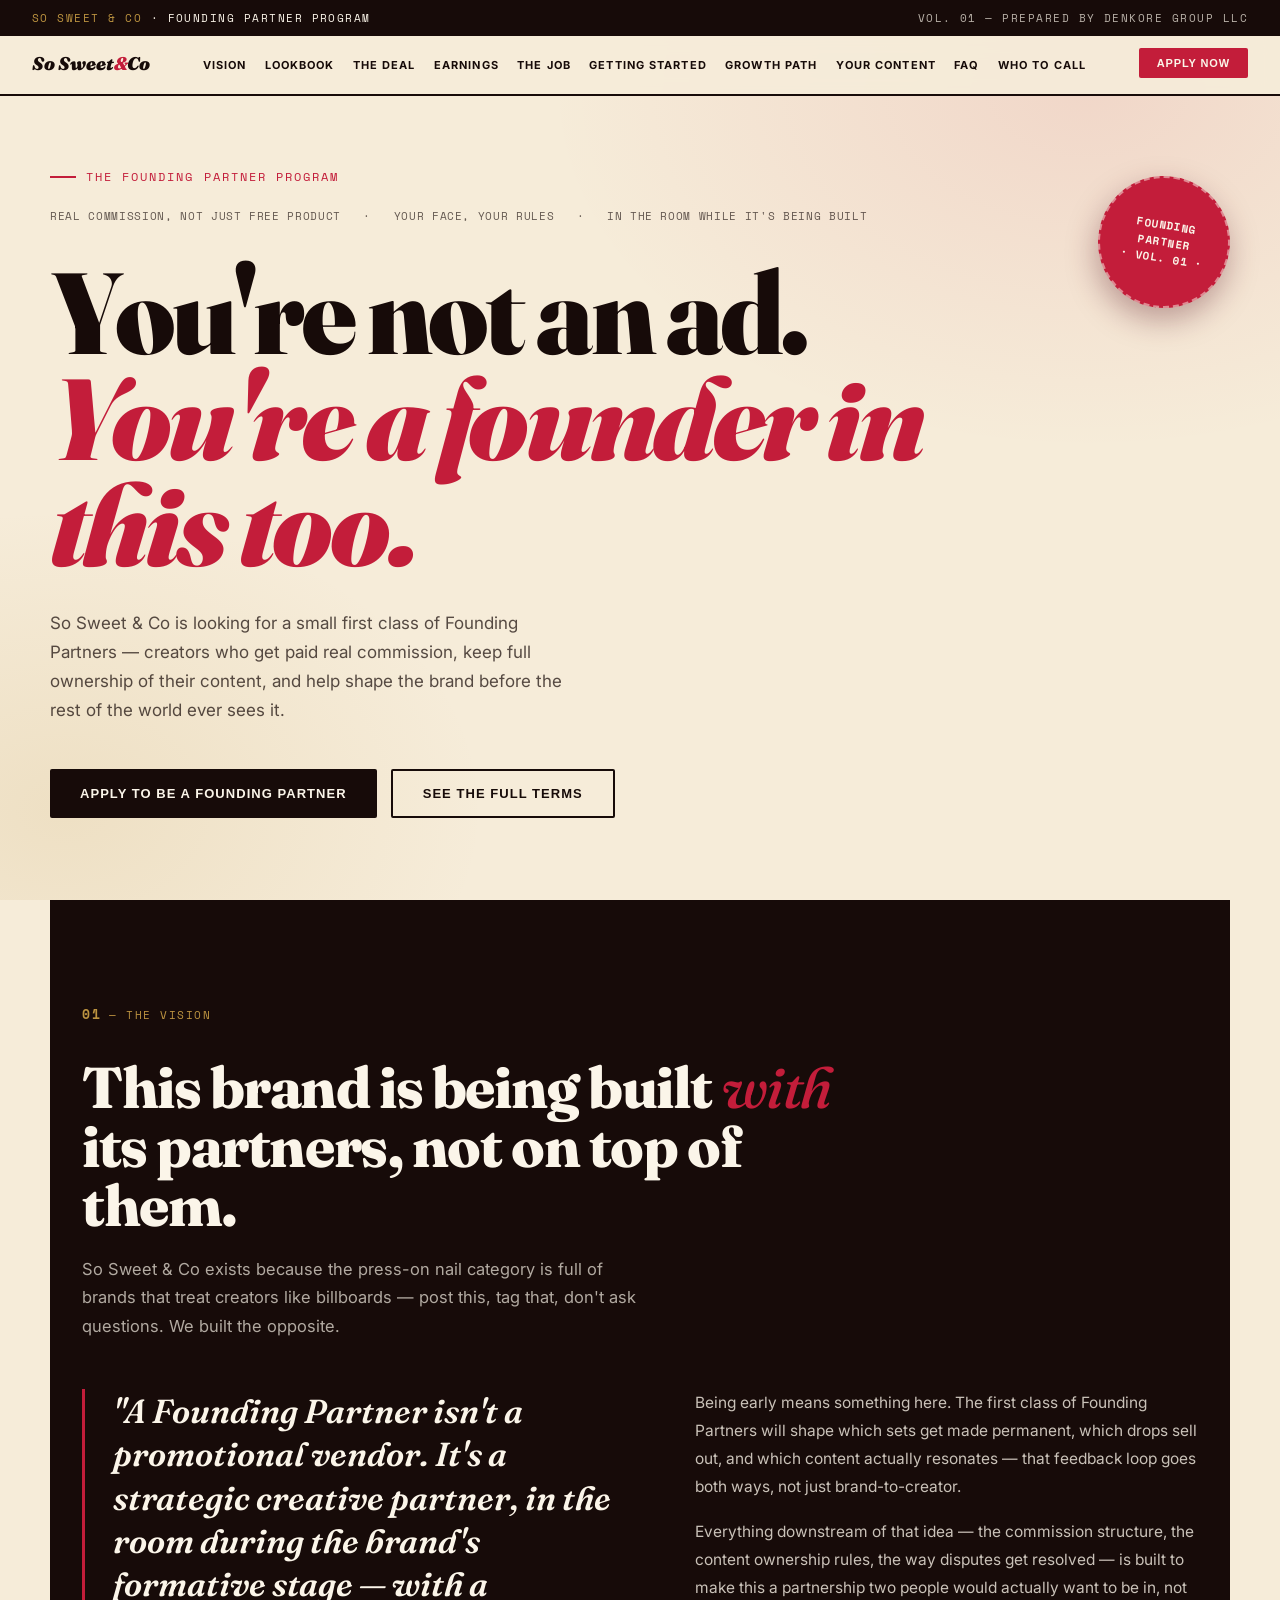
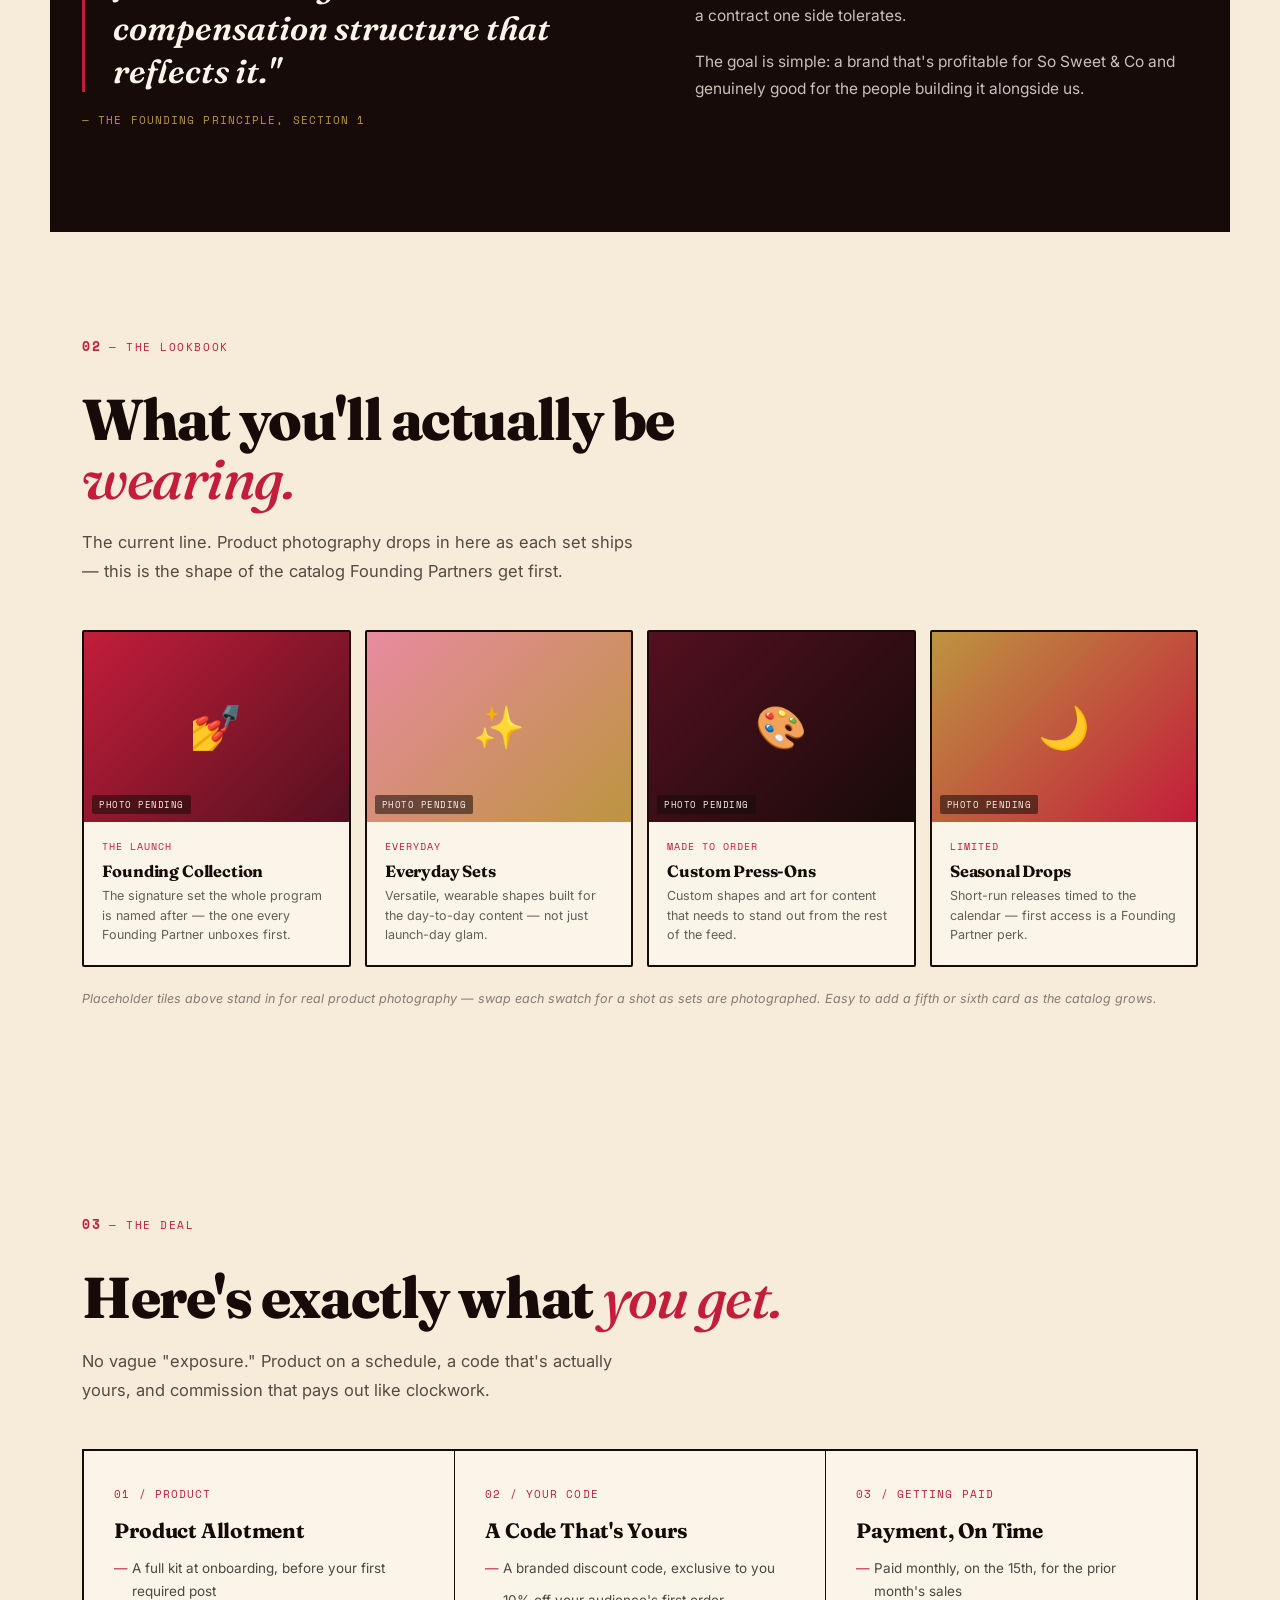
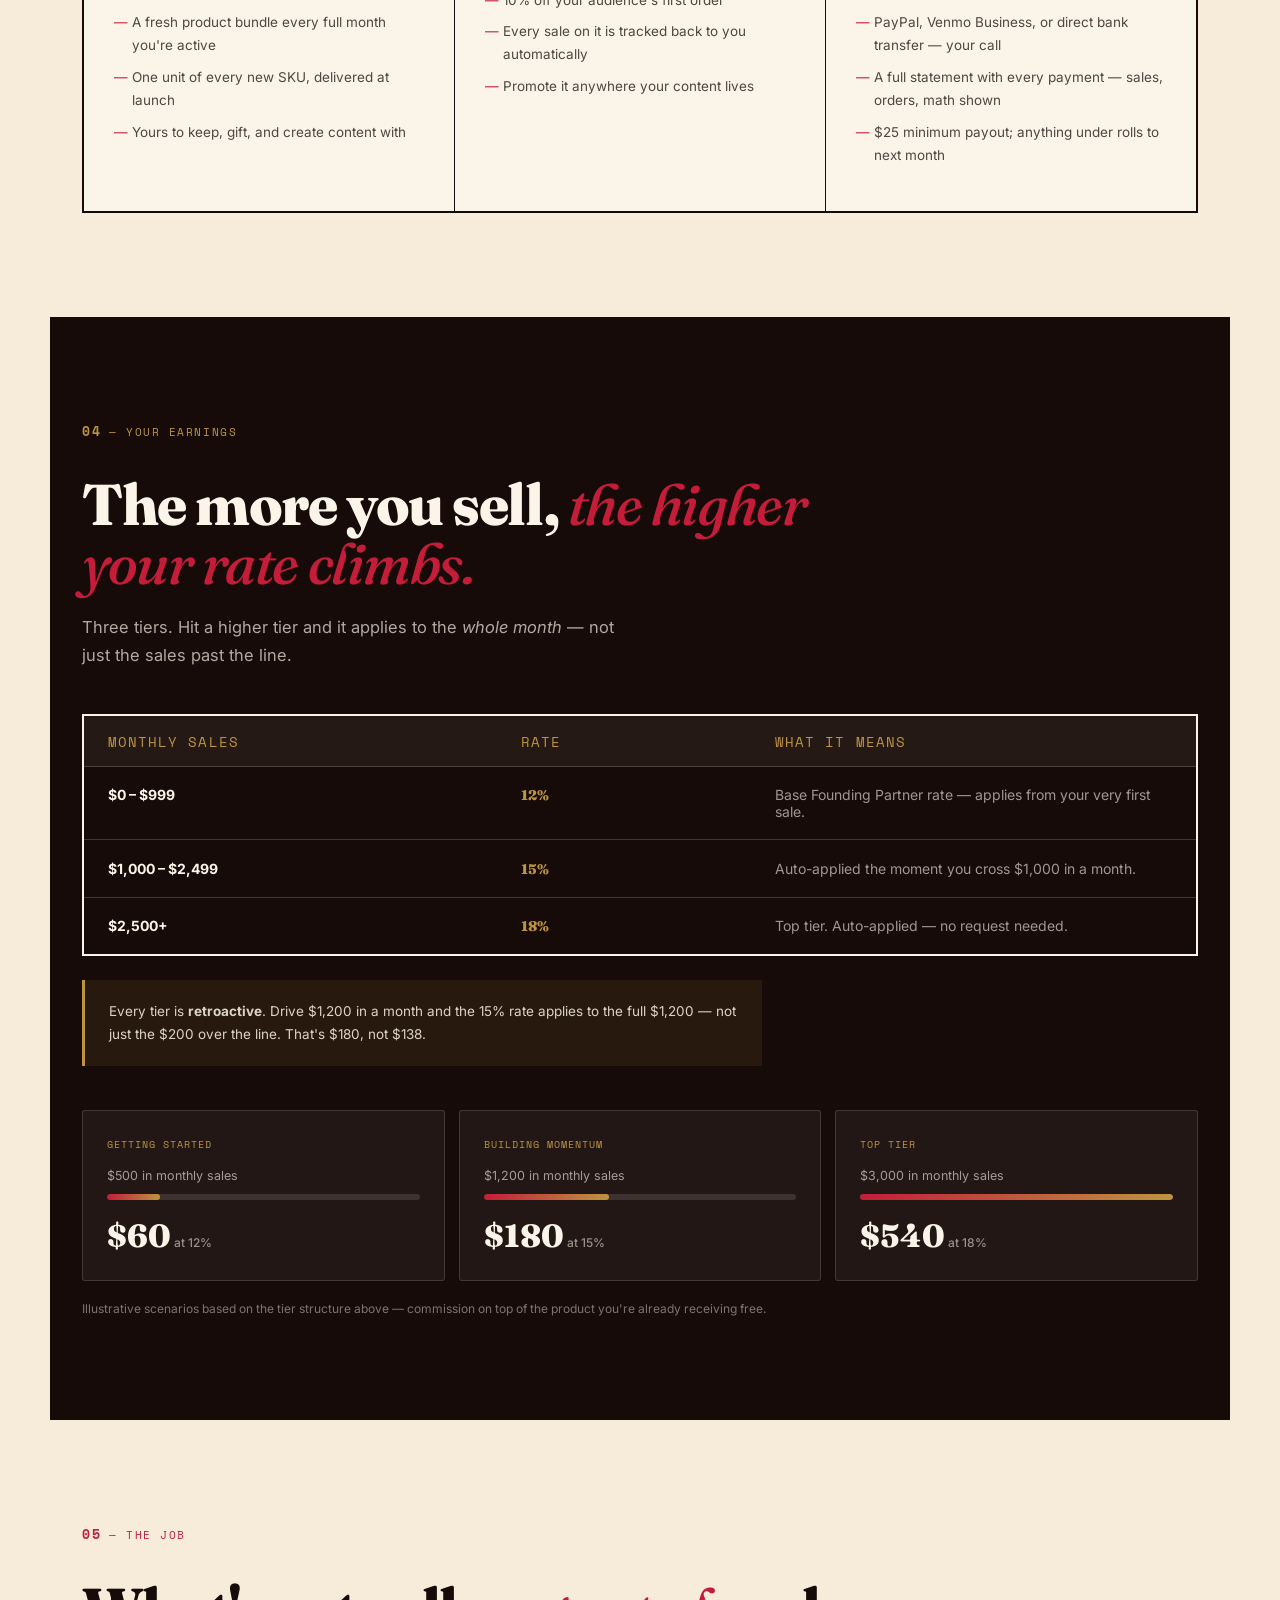
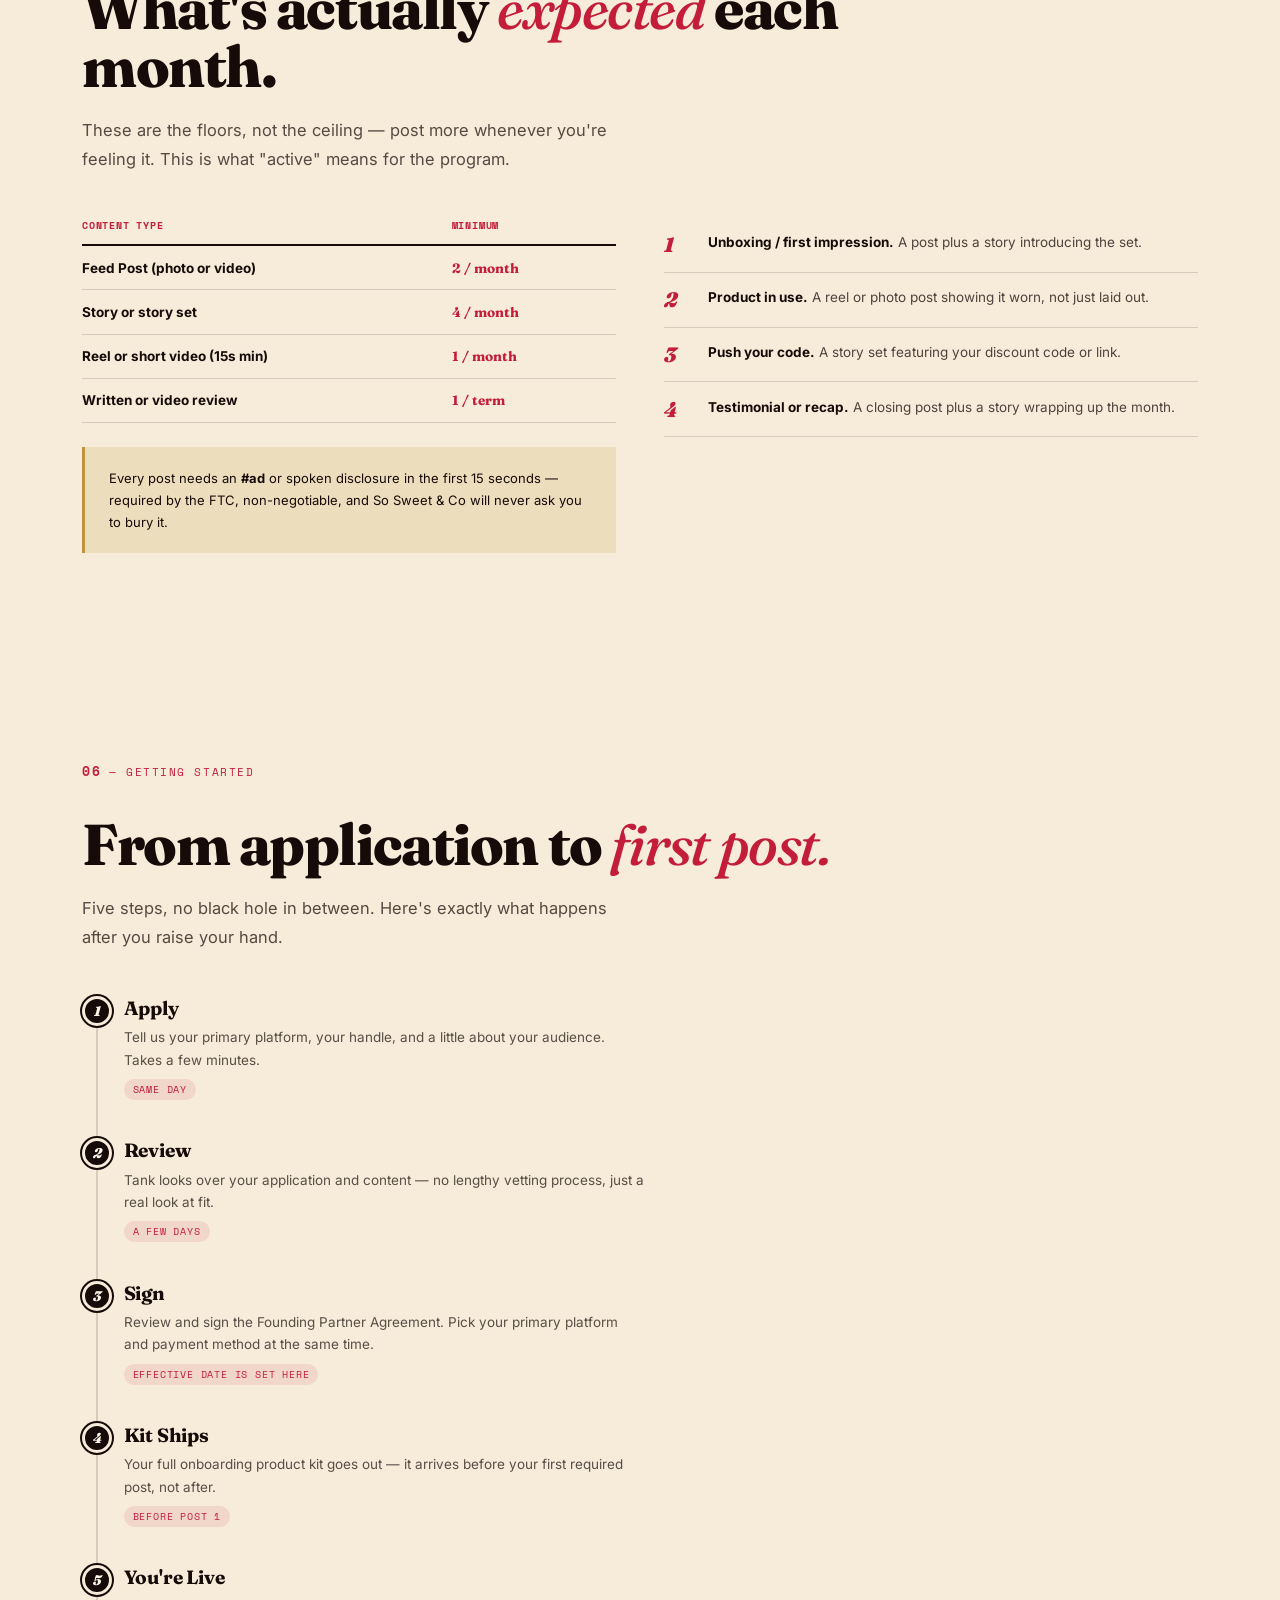
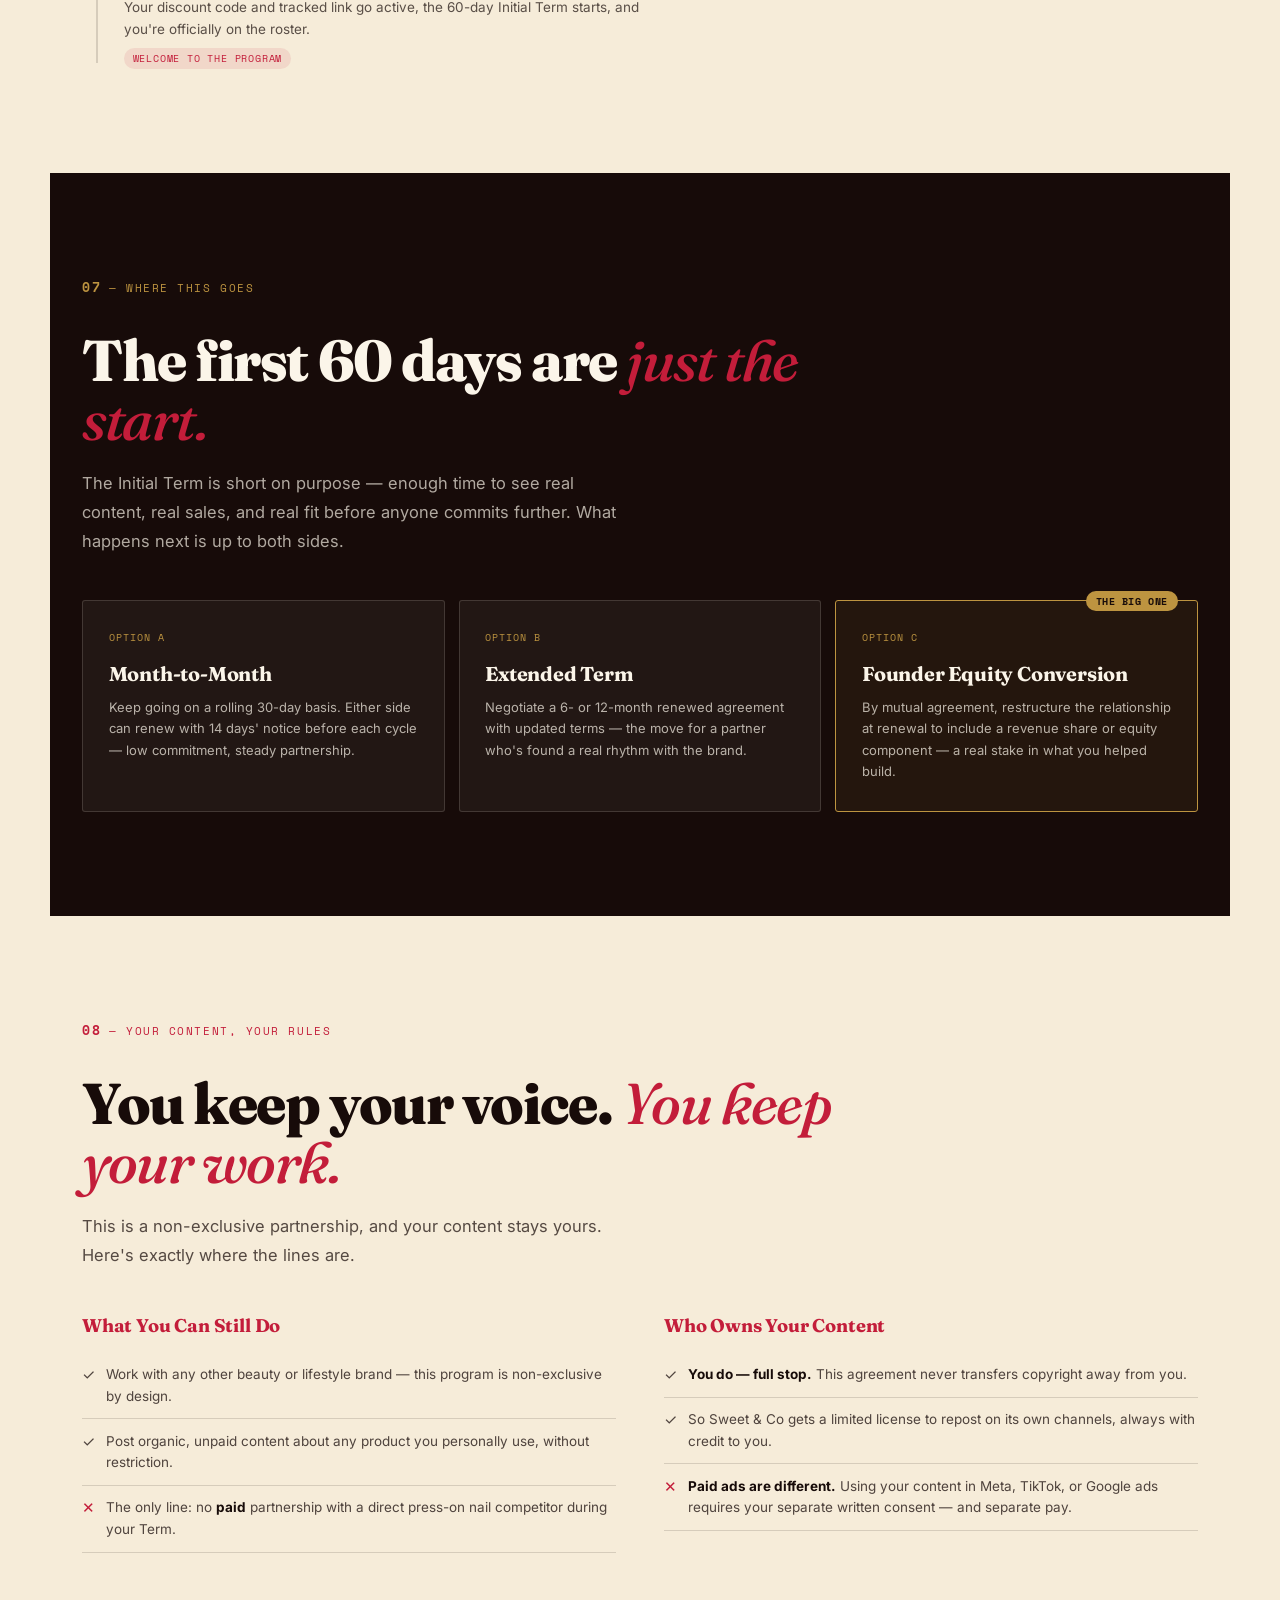
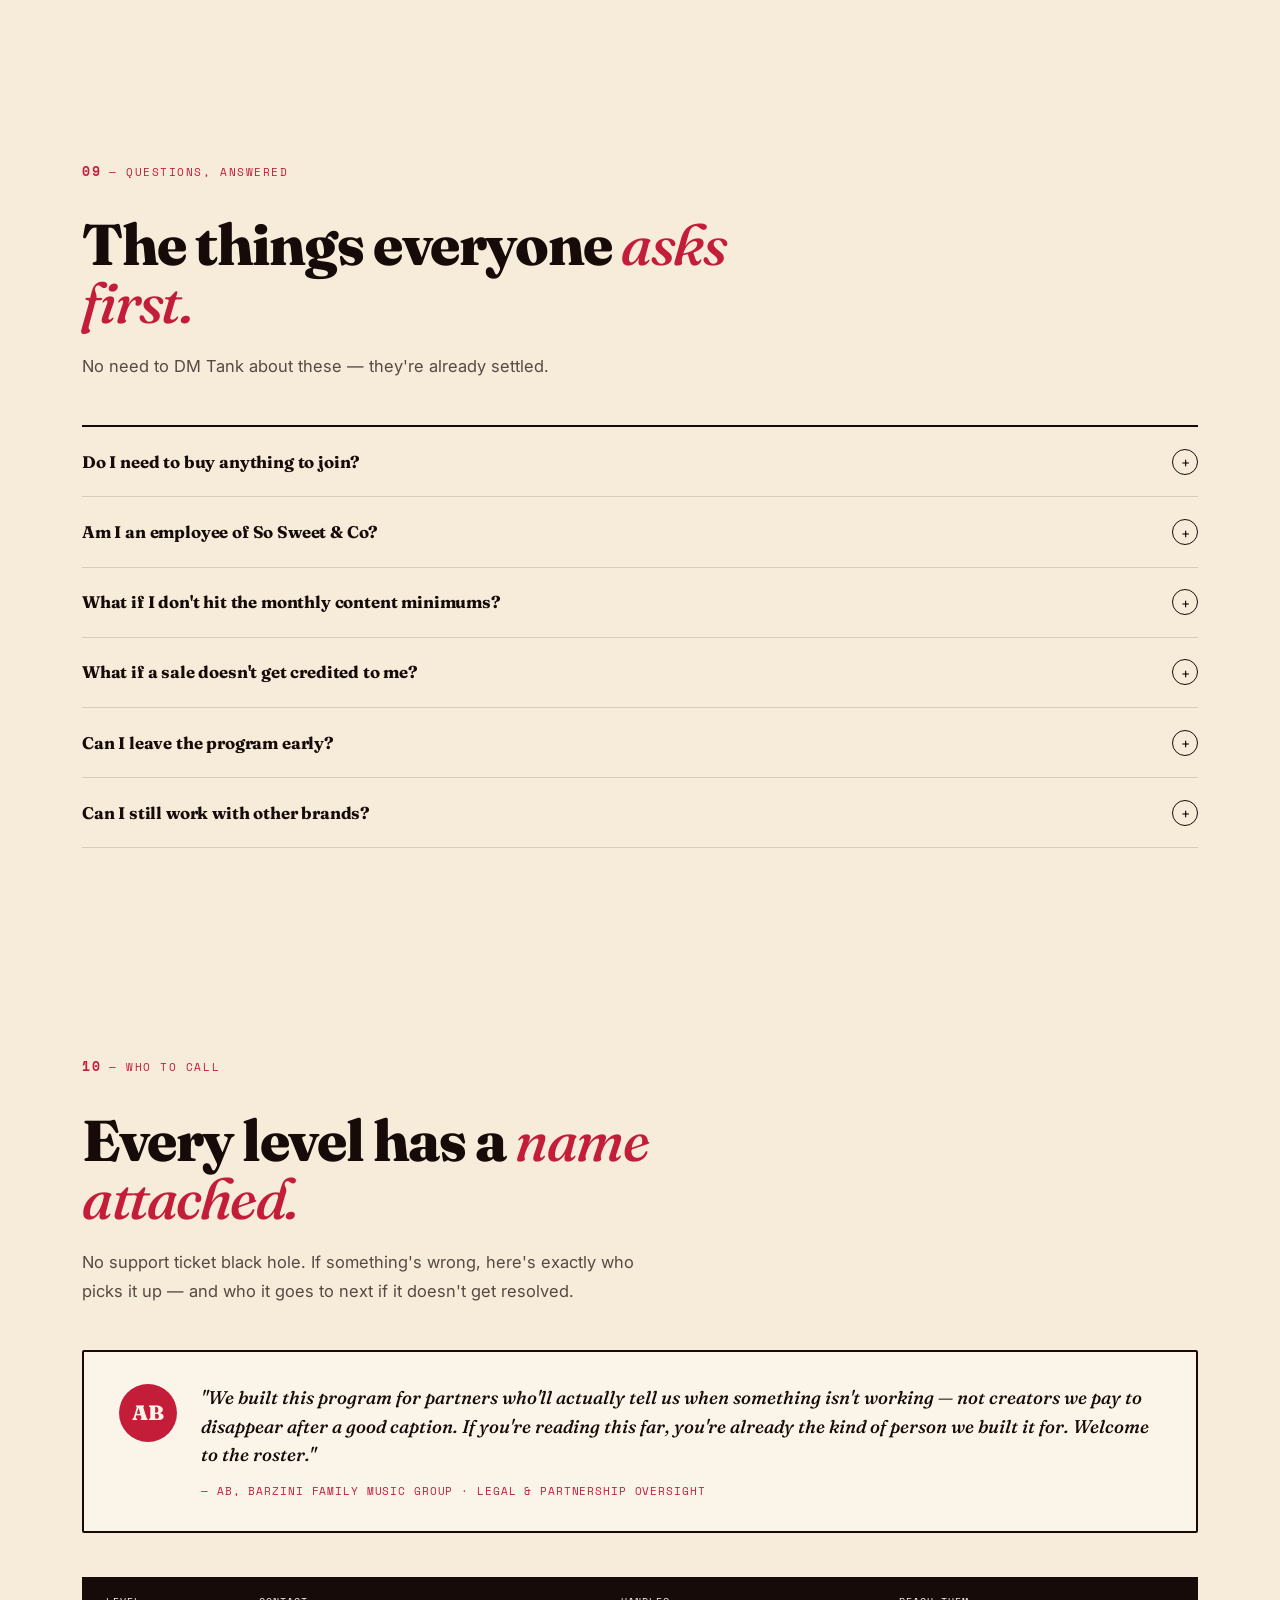
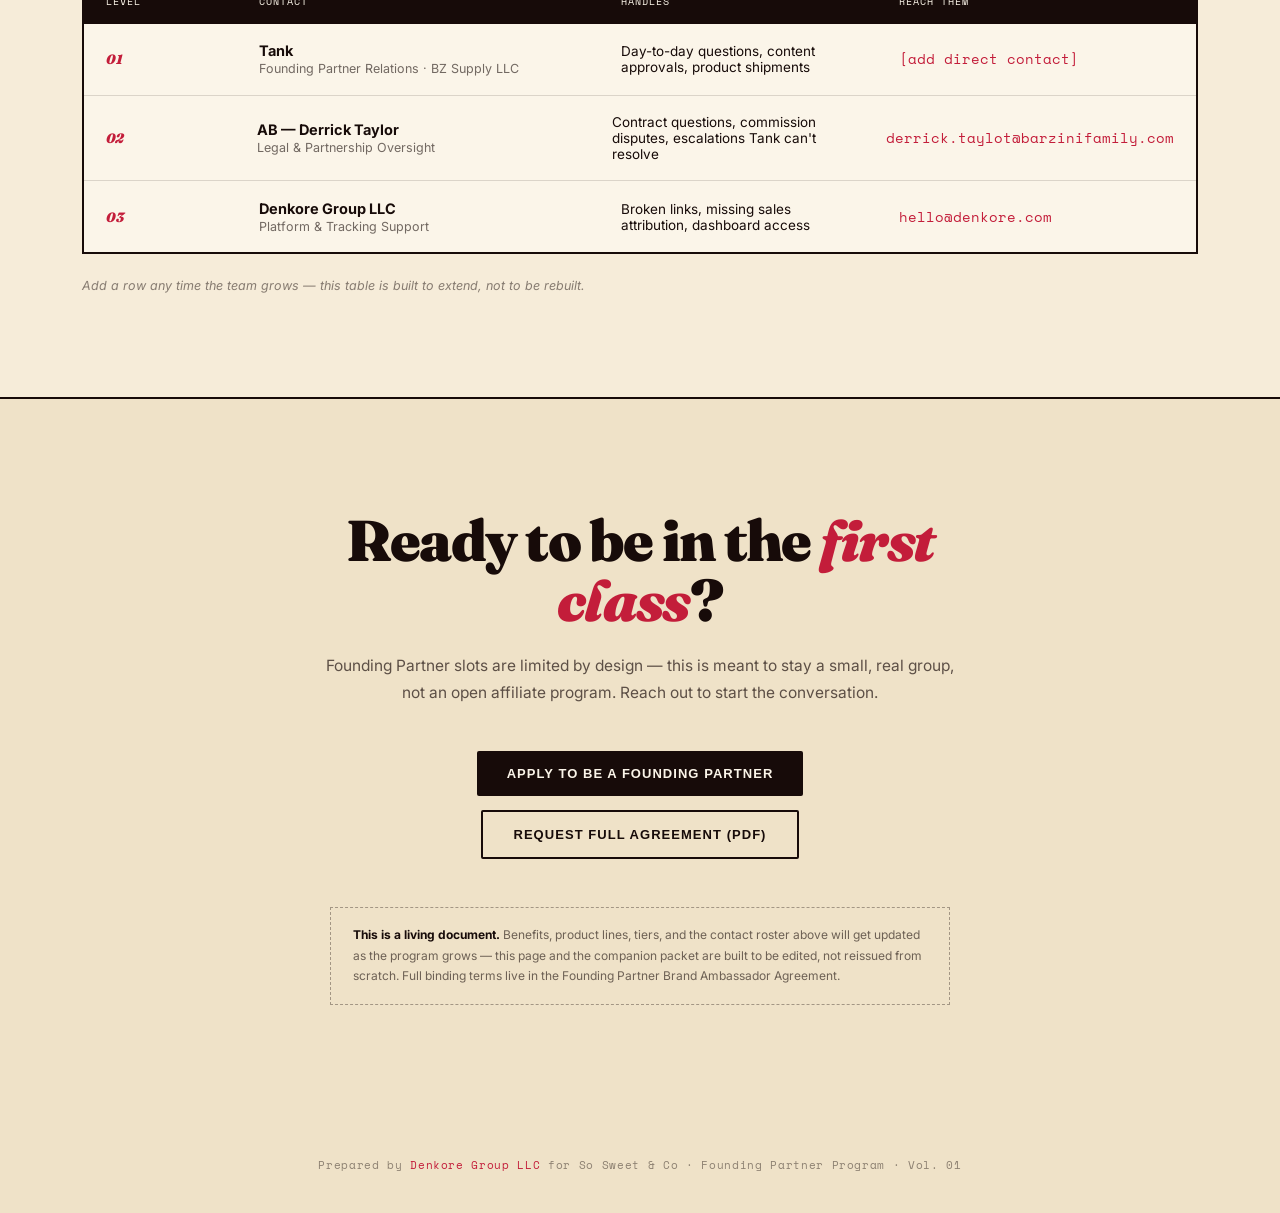
<file: so-sweet-co-partnership-program.html>
<!DOCTYPE html>
<html lang="en">
<head>
<meta charset="UTF-8">
<meta name="viewport" content="width=device-width, initial-scale=1.0">
<title>So Sweet &amp; Co — Founding Partner Program</title>
<link rel="preconnect" href="https://fonts.googleapis.com">
<link href="https://fonts.googleapis.com/css2?family=Fraunces:ital,opsz,wght@0,9..144,300;0,9..144,600;0,9..144,700;0,9..144,900;1,9..144,500;1,9..144,700;1,9..144,900&family=Inter:wght@400;500;600;700;800&family=Space+Mono:wght@400;700&display=swap" rel="stylesheet">
<style>
*,*::before,*::after{margin:0;padding:0;box-sizing:border-box}
:root{
  --ink:#170b09;
  --paper:#f6ecd9;
  --paper2:#efe2c8;
  --crimson:#c31d3a;
  --crimson-dim:rgba(195,29,58,0.1);
  --deep:#54101f;
  --deep2:#2f0a13;
  --gold:#bd9440;
  --gold-soft:rgba(189,148,64,0.18);
  --blush:#e88aa0;
  --cream:#fbf5e9;
  --line:rgba(23,11,9,0.14);
  --line-light:rgba(251,245,233,0.22);
  --ease:cubic-bezier(0.22,1,0.36,1);
}
html{scroll-behavior:smooth}
body{background:var(--paper);color:var(--ink);font-family:'Inter',sans-serif;overflow-x:hidden;-webkit-font-smoothing:antialiased}
.display{font-family:'Fraunces',serif}
.mono{font-family:'Space Mono',monospace}

/* ─── FOLIO / PAGE NUMBER STRIP ─── */
.folio{position:fixed;top:0;left:0;right:0;z-index:300;display:flex;justify-content:space-between;align-items:center;padding:10px 2rem;background:var(--ink);color:var(--cream);font-family:'Space Mono',monospace;font-size:10.5px;letter-spacing:.14em;text-transform:uppercase}
.folio-issue{color:var(--gold)}
#page-counter{opacity:.7}

/* ─── MASTHEAD NAV ─── */
nav{position:fixed;top:32px;left:0;right:0;z-index:299;height:64px;padding:0 2rem;display:flex;align-items:center;justify-content:space-between;background:rgba(246,236,217,0.92);backdrop-filter:blur(10px);border-bottom:2px solid var(--ink)}
.brandmark{font-family:'Fraunces',serif;font-weight:900;font-style:italic;font-size:1.15rem;letter-spacing:-0.01em}
.brandmark span{color:var(--crimson)}
.nav-links{display:flex;gap:1.15rem;list-style:none}
.nav-links a{font-size:11px;font-weight:700;letter-spacing:.1em;text-transform:uppercase;color:var(--ink);text-decoration:none;position:relative;padding-bottom:3px}
.nav-links a::after{content:'';position:absolute;left:0;bottom:0;width:0;height:2px;background:var(--crimson);transition:width .25s var(--ease)}
.nav-links a:hover::after{width:100%}
.nav-cta{padding:9px 18px;background:var(--crimson);color:var(--cream);border:none;font-size:11px;font-weight:700;letter-spacing:.08em;text-transform:uppercase;cursor:pointer;border-radius:2px;transition:background .2s}
.nav-cta:hover{background:var(--deep2)}
@media(max-width:860px){.nav-links{display:none}}

/* ─── COVER / HERO ─── */
.cover{min-height:100vh;position:relative;display:flex;flex-direction:column;justify-content:center;padding:150px 2rem 4rem;overflow:hidden;background:
  radial-gradient(ellipse 900px 600px at 85% 10%, rgba(195,29,58,0.10), transparent 60%),
  radial-gradient(ellipse 700px 500px at 5% 90%, rgba(189,148,64,0.14), transparent 60%),
  var(--paper)}
.cover-inner{max-width:1180px;margin:0 auto;width:100%;position:relative;z-index:2}
.cover-stamp{position:absolute;top:8px;right:0;width:132px;height:132px;border-radius:50%;background:var(--crimson);color:var(--cream);display:flex;align-items:center;justify-content:center;text-align:center;transform:rotate(9deg);font-family:'Space Mono',monospace;font-size:11px;font-weight:700;letter-spacing:.05em;line-height:1.5;box-shadow:0 12px 30px rgba(84,16,31,0.35);border:2px dashed rgba(251,245,233,0.5)}
.cover-eyebrow{display:flex;align-items:center;gap:.6rem;font-family:'Space Mono',monospace;font-size:11.5px;letter-spacing:.18em;text-transform:uppercase;color:var(--crimson);margin-bottom:1.4rem}
.cover-eyebrow::before{content:'';width:26px;height:2px;background:var(--crimson)}
.cover-lines{display:flex;flex-wrap:wrap;gap:0 1.4rem;font-family:'Space Mono',monospace;font-size:11px;letter-spacing:.06em;text-transform:uppercase;color:var(--ink);opacity:.65;margin-bottom:2.2rem}
.cover-lines span{white-space:nowrap}
.cover-title{font-size:clamp(3.4rem,9vw,7.5rem);font-weight:900;line-height:.92;letter-spacing:-0.03em;max-width:900px}
.cover-title em{font-style:italic;color:var(--crimson);display:block}
.cover-sub{max-width:520px;font-size:17px;line-height:1.7;color:rgba(23,11,9,0.72);margin-top:2rem}
.cover-actions{display:flex;gap:14px;margin-top:2.75rem;flex-wrap:wrap}
.btn-primary{padding:15px 30px;background:var(--ink);color:var(--cream);border:none;font-size:13px;font-weight:700;letter-spacing:.08em;text-transform:uppercase;cursor:pointer;border-radius:2px;transition:transform .2s,background .2s}
.btn-primary:hover{transform:translateY(-2px);background:var(--crimson)}
.btn-ghost{padding:15px 30px;background:transparent;border:2px solid var(--ink);color:var(--ink);font-size:13px;font-weight:700;letter-spacing:.08em;text-transform:uppercase;cursor:pointer;border-radius:2px;transition:all .2s}
.btn-ghost:hover{background:var(--ink);color:var(--cream)}

/* ─── SECTION SCAFFOLD ─── */
.spread{padding:6.5rem 2rem;max-width:1180px;margin:0 auto;position:relative}
.spread-rule{position:absolute;top:0;left:2rem;right:2rem;height:2px;background:var(--ink);max-width:1180px;margin:0 auto;right:0}
.folio-mark{display:flex;align-items:baseline;gap:.5rem;margin-bottom:2.2rem;font-family:'Space Mono',monospace;font-size:11px;letter-spacing:.14em;text-transform:uppercase;color:var(--crimson)}
.folio-mark .num{font-size:13px;font-weight:700}
.spread-title{font-size:clamp(2.1rem,5vw,3.6rem);font-weight:800;letter-spacing:-0.025em;line-height:1.02;margin-bottom:1.2rem;max-width:760px}
.spread-title .accent{font-style:italic;font-weight:500;color:var(--crimson)}
.spread-lede{font-size:16.5px;line-height:1.75;color:rgba(23,11,9,0.72);max-width:560px}
.section-dark{background:var(--ink);color:var(--cream)}
.section-dark .folio-mark{color:var(--gold)}
.section-dark .spread-lede{color:rgba(251,245,233,0.68)}

/* ─── VISION SPREAD ─── */
.vision-grid{display:grid;grid-template-columns:1.05fr .95fr;gap:3.5rem;margin-top:3rem;align-items:start}
.pull-quote{font-family:'Fraunces',serif;font-style:italic;font-weight:600;font-size:clamp(1.5rem,2.6vw,2.1rem);line-height:1.3;color:var(--cream);border-left:3px solid var(--crimson);padding-left:1.75rem}
.pull-quote-attr{margin-top:1.25rem;font-family:'Space Mono',monospace;font-size:11px;letter-spacing:.1em;text-transform:uppercase;color:var(--gold)}
.vision-body p{font-size:15.5px;line-height:1.8;color:rgba(251,245,233,0.78);margin-bottom:1.1rem}
@media(max-width:860px){.vision-grid{grid-template-columns:1fr}}

/* ─── LOOKBOOK ─── */
.lookbook-grid{display:grid;grid-template-columns:repeat(4,1fr);gap:14px;margin-top:2.75rem}
.look-card{position:relative;border:2px solid var(--ink);border-radius:2px;overflow:hidden;background:var(--cream);transition:transform .3s var(--ease),box-shadow .3s var(--ease)}
.look-card:hover{transform:translateY(-6px);box-shadow:10px 10px 0 var(--ink)}
.look-swatch{height:190px;display:flex;align-items:center;justify-content:center;font-size:2.6rem;position:relative}
.look-swatch .ph-tag{position:absolute;bottom:8px;left:8px;font-family:'Space Mono',monospace;font-size:8.5px;letter-spacing:.06em;text-transform:uppercase;background:rgba(23,11,9,0.55);color:var(--cream);padding:3px 7px;border-radius:2px}
.look-body{padding:1.1rem 1.15rem 1.3rem}
.look-tag{font-family:'Space Mono',monospace;font-size:10px;letter-spacing:.1em;text-transform:uppercase;color:var(--crimson);margin-bottom:.4rem}
.look-title{font-family:'Fraunces',serif;font-weight:700;font-size:1.02rem;margin-bottom:.35rem;letter-spacing:-.01em}
.look-desc{font-size:12.5px;line-height:1.55;color:rgba(23,11,9,0.65)}
.lookbook-note{margin-top:1.5rem;font-size:12.5px;color:rgba(23,11,9,0.5);font-style:italic}
@media(max-width:960px){.lookbook-grid{grid-template-columns:repeat(2,1fr)}}

/* ─── THE DEAL — benefits ─── */
.deal-grid{display:grid;grid-template-columns:repeat(3,1fr);gap:1px;background:var(--ink);border:2px solid var(--ink);margin-top:2.75rem}
.deal-card{background:var(--cream);padding:2.2rem 1.9rem}
.deal-num{font-family:'Space Mono',monospace;font-size:11px;color:var(--crimson);letter-spacing:.1em;margin-bottom:1rem}
.deal-title{font-family:'Fraunces',serif;font-weight:700;font-size:1.3rem;margin-bottom:.85rem;letter-spacing:-.01em}
.deal-list{list-style:none;font-size:13.5px;line-height:1.7;color:rgba(23,11,9,0.75)}
.deal-list li{padding-left:1.1rem;position:relative;margin-bottom:.55rem}
.deal-list li::before{content:'—';position:absolute;left:0;color:var(--crimson)}
@media(max-width:960px){.deal-grid{grid-template-columns:1fr}}

/* ─── EARNINGS ─── */
.tier-table{margin-top:2.75rem;border:2px solid var(--cream)}
.tier-row{display:grid;grid-template-columns:1.3fr .8fr 1.4fr;border-bottom:1px solid rgba(251,245,233,0.18)}
.tier-row.head{background:rgba(251,245,233,0.06);font-family:'Space Mono',monospace;font-size:10.5px;letter-spacing:.1em;text-transform:uppercase;color:var(--gold)}
.tier-row:last-child{border-bottom:none}
.tier-row > div{padding:1.2rem 1.5rem;font-size:14px}
.tier-row.head > div{padding:.9rem 1.5rem}
.tier-rate{font-family:'Fraunces',serif;font-weight:800;font-size:1.6rem;color:var(--gold)}
.tier-name{font-weight:700;color:var(--cream)}
.tier-note{color:rgba(251,245,233,0.6);font-size:13px}
.retro-note{margin-top:1.5rem;padding:1.25rem 1.5rem;background:rgba(189,148,64,0.1);border-left:3px solid var(--gold);font-size:13.5px;line-height:1.7;color:rgba(251,245,233,0.85);max-width:680px}
.scenario-row{display:grid;grid-template-columns:repeat(3,1fr);gap:14px;margin-top:2.75rem}
.scenario-card{background:rgba(251,245,233,0.05);border:1px solid rgba(251,245,233,0.15);padding:1.6rem 1.5rem;border-radius:3px}
.scenario-label{font-family:'Space Mono',monospace;font-size:10px;letter-spacing:.1em;text-transform:uppercase;color:var(--gold);margin-bottom:1rem}
.scenario-sales{font-size:12.5px;color:rgba(251,245,233,0.6);margin-bottom:.3rem}
.scenario-bar-wrap{height:6px;background:rgba(251,245,233,0.12);border-radius:99px;overflow:hidden;margin:.7rem 0 1rem}
.scenario-bar{height:100%;background:linear-gradient(90deg,var(--crimson),var(--gold));border-radius:99px}
.scenario-earn{font-family:'Fraunces',serif;font-weight:800;font-size:2rem;color:var(--cream)}
.scenario-earn small{font-family:'Inter',sans-serif;font-size:12px;font-weight:500;color:rgba(251,245,233,0.55)}
@media(max-width:860px){.tier-row{grid-template-columns:1fr;padding:0}.tier-row>div{padding:.9rem 1.5rem 0}.tier-row>div:last-child{padding-bottom:1.2rem}.scenario-row{grid-template-columns:1fr}}

/* ─── ASSIGNMENT / responsibilities ─── */
.assign-grid{display:grid;grid-template-columns:1fr 1fr;gap:3rem;margin-top:2.75rem;align-items:start}
.assign-table{width:100%;border-collapse:collapse}
.assign-table th{text-align:left;font-family:'Space Mono',monospace;font-size:10px;letter-spacing:.08em;text-transform:uppercase;color:var(--crimson);padding-bottom:.7rem;border-bottom:2px solid var(--ink)}
.assign-table td{padding:.85rem 0;border-bottom:1px solid var(--line);font-size:13.5px;vertical-align:top}
.assign-table td:first-child{font-weight:700;width:45%}
.assign-table td:nth-child(2){font-family:'Fraunces',serif;font-weight:700;color:var(--crimson);white-space:nowrap;width:20%}
.week-list{list-style:none}
.week-list li{display:flex;gap:1rem;padding:.9rem 0;border-bottom:1px solid var(--line)}
.week-num{font-family:'Fraunces',serif;font-weight:900;font-style:italic;font-size:1.3rem;color:var(--crimson);width:28px;flex-shrink:0}
.week-text{font-size:13.5px;line-height:1.6;color:rgba(23,11,9,0.75)}
.week-text strong{color:var(--ink)}
.quality-note{margin-top:1.5rem;padding:1.25rem 1.5rem;background:var(--gold-soft);border-left:3px solid var(--gold);font-size:13px;line-height:1.7}
@media(max-width:860px){.assign-grid{grid-template-columns:1fr}}

/* ─── TIMELINE (Getting Started) ─── */
.timeline{margin-top:2.75rem;position:relative;padding-left:2.6rem}
.timeline::before{content:'';position:absolute;left:14px;top:6px;bottom:6px;width:2px;background:var(--line)}
.tl-step{position:relative;padding-bottom:2.4rem}
.tl-step:last-child{padding-bottom:0}
.tl-dot{position:absolute;left:-2.6rem;top:0;width:30px;height:30px;border-radius:50%;background:var(--ink);color:var(--cream);display:flex;align-items:center;justify-content:center;font-family:'Fraunces',serif;font-weight:900;font-style:italic;font-size:14px;border:3px solid var(--paper);box-shadow:0 0 0 2px var(--ink)}
.tl-title{font-family:'Fraunces',serif;font-weight:700;font-size:1.2rem;margin-bottom:.4rem;letter-spacing:-.01em}
.tl-desc{font-size:13.5px;line-height:1.65;color:rgba(23,11,9,0.7);max-width:520px}
.tl-tag{display:inline-block;margin-top:.5rem;font-family:'Space Mono',monospace;font-size:10px;letter-spacing:.08em;text-transform:uppercase;color:var(--crimson);background:var(--crimson-dim);padding:3px 9px;border-radius:99px}

/* ─── GROWTH PATH ─── */
.path-grid{display:grid;grid-template-columns:repeat(3,1fr);gap:14px;margin-top:2.75rem}
.path-card{background:rgba(251,245,233,0.05);border:1px solid rgba(251,245,233,0.15);padding:1.8rem 1.6rem;border-radius:3px;position:relative;transition:border-color .25s,transform .25s}
.path-card:hover{border-color:rgba(189,148,64,0.5);transform:translateY(-4px)}
.path-card.highlight{border-color:var(--gold);background:rgba(189,148,64,0.08)}
.path-num{font-family:'Space Mono',monospace;font-size:10px;letter-spacing:.1em;text-transform:uppercase;color:var(--gold);margin-bottom:1rem}
.path-title{font-family:'Fraunces',serif;font-weight:700;font-size:1.25rem;color:var(--cream);margin-bottom:.7rem;letter-spacing:-.01em}
.path-desc{font-size:13px;line-height:1.65;color:rgba(251,245,233,0.7)}
.path-badge{position:absolute;top:-10px;right:1.2rem;background:var(--gold);color:var(--ink);font-family:'Space Mono',monospace;font-size:9.5px;font-weight:700;letter-spacing:.06em;text-transform:uppercase;padding:3px 10px;border-radius:99px}
@media(max-width:960px){.path-grid{grid-template-columns:1fr}}

/* ─── EXCLUSIVITY & OWNERSHIP ─── */
.owner-grid{display:grid;grid-template-columns:1fr 1fr;gap:3rem;margin-top:2.75rem;align-items:start}
.owner-col-title{font-family:'Fraunces',serif;font-weight:700;font-size:1.15rem;margin-bottom:1rem;letter-spacing:-.01em;color:var(--crimson)}
.owner-list{list-style:none}
.owner-list li{display:flex;gap:.7rem;padding:.7rem 0;border-bottom:1px solid var(--line);font-size:13.5px;line-height:1.6;color:rgba(23,11,9,0.75)}
.owner-list li .ic{flex-shrink:0;font-size:15px;line-height:1.4}
.owner-list li.no .ic{color:var(--crimson)}
.owner-list li strong{color:var(--ink)}
@media(max-width:860px){.owner-grid{grid-template-columns:1fr;gap:2rem}}

/* ─── FAQ ─── */
.faq-list{margin-top:2.75rem;border-top:2px solid var(--ink)}
.faq-item{border-bottom:1px solid var(--line)}
.faq-item summary{list-style:none;cursor:pointer;padding:1.35rem 0;display:flex;align-items:center;justify-content:space-between;gap:1.5rem}
.faq-item summary::-webkit-details-marker{display:none}
.faq-q{font-family:'Fraunces',serif;font-weight:700;font-size:1.05rem;letter-spacing:-.01em}
.faq-icon{flex-shrink:0;width:26px;height:26px;border:1.5px solid var(--ink);border-radius:50%;display:flex;align-items:center;justify-content:center;font-size:14px;transition:transform .25s var(--ease)}
.faq-item[open] .faq-icon{transform:rotate(45deg);background:var(--crimson);border-color:var(--crimson);color:var(--cream)}
.faq-a{padding:0 0 1.5rem;font-size:14px;line-height:1.7;color:rgba(23,11,9,0.72);max-width:640px}

/* ─── WELCOME QUOTE (AB) ─── */
.welcome-quote{display:flex;gap:1.5rem;align-items:flex-start;margin-top:2.75rem;padding:2rem 2.2rem;background:var(--cream);border:2px solid var(--ink);border-radius:2px}
.welcome-avatar{flex-shrink:0;width:58px;height:58px;border-radius:50%;background:var(--crimson);color:var(--cream);display:flex;align-items:center;justify-content:center;font-family:'Fraunces',serif;font-weight:900;font-size:1.3rem}
.welcome-text{font-family:'Fraunces',serif;font-style:italic;font-weight:500;font-size:1.15rem;line-height:1.55;color:var(--ink)}
.welcome-attr{margin-top:.85rem;font-family:'Space Mono',monospace;font-size:11px;letter-spacing:.08em;text-transform:uppercase;color:var(--crimson);font-style:normal}

/* ─── WHO TO CALL ─── */
.staff-box{margin-top:2.75rem;border:2px solid var(--ink);background:var(--cream)}
.staff-row{display:grid;grid-template-columns:.55fr 1.3fr 1fr 1.15fr;border-bottom:1px solid var(--line);align-items:center}
.staff-row:last-child{border-bottom:none}
.staff-row.head{background:var(--ink);color:var(--cream)}
.staff-row.head > div{font-family:'Space Mono',monospace;font-size:10px;letter-spacing:.1em;text-transform:uppercase;padding:.9rem 1.4rem}
.staff-row > div{padding:1.15rem 1.4rem;font-size:13.5px}
.staff-level{font-family:'Fraunces',serif;font-weight:900;font-style:italic;font-size:1.4rem;color:var(--crimson)}
.staff-name{font-weight:700;font-size:14.5px}
.staff-role{color:rgba(23,11,9,0.6);font-size:12.5px;margin-top:2px}
.staff-contact{font-family:'Space Mono',monospace;font-size:11.5px;color:var(--crimson)}
@media(max-width:860px){.staff-row{grid-template-columns:1fr;padding:1rem 1.4rem 1.2rem}.staff-row>div{padding:.2rem 0}.staff-row.head{display:none}}

/* ─── CLOSING CTA ─── */
.closing{padding:7rem 2rem;text-align:center;position:relative;background:var(--paper2);border-top:2px solid var(--ink)}
.closing-inner{max-width:640px;margin:0 auto}
.closing-title{font-size:clamp(2.2rem,5vw,3.6rem);font-weight:900;letter-spacing:-0.03em;line-height:1.03;margin-bottom:1.4rem}
.closing-title em{color:var(--crimson);font-style:italic}
.closing-sub{font-size:15.5px;line-height:1.75;color:rgba(23,11,9,0.68);margin-bottom:2.25rem}
.living-doc{margin-top:3rem;padding:1.1rem 1.4rem;border:1.5px dashed rgba(23,11,9,0.35);font-size:12px;line-height:1.7;color:rgba(23,11,9,0.6);text-align:left;max-width:620px;margin-left:auto;margin-right:auto}
.living-doc strong{color:var(--ink)}

footer{padding:2.5rem 2rem;text-align:center;font-family:'Space Mono',monospace;font-size:11px;letter-spacing:.06em;color:rgba(23,11,9,0.45);background:var(--paper2)}
footer span{color:var(--crimson)}

/* ─── REVEAL ─── */
.reveal{opacity:0;transform:translateY(24px);transition:opacity .7s var(--ease),transform .7s var(--ease)}
.reveal.in{opacity:1;transform:translateY(0)}
</style>
</head>
<body>

<div class="folio">
  <div><span class="folio-issue">SO SWEET &amp; CO</span> · FOUNDING PARTNER PROGRAM</div>
  <div id="page-counter">VOL. 01 — PREPARED BY DENKORE GROUP LLC</div>
</div>

<nav>
  <div class="brandmark">So Sweet<span>&amp;</span>Co</div>
  <ul class="nav-links">
    <li><a href="#vision">Vision</a></li>
    <li><a href="#lookbook">Lookbook</a></li>
    <li><a href="#deal">The Deal</a></li>
    <li><a href="#earnings">Earnings</a></li>
    <li><a href="#assignment">The Job</a></li>
    <li><a href="#timeline">Getting Started</a></li>
    <li><a href="#growth">Growth Path</a></li>
    <li><a href="#ownership">Your Content</a></li>
    <li><a href="#faq">FAQ</a></li>
    <li><a href="#staff">Who to Call</a></li>
  </ul>
  <button class="nav-cta">Apply Now</button>
</nav>

<!-- ═══ COVER ═══ -->
<div class="cover">
  <div class="cover-inner">
    <div class="cover-stamp">FOUNDING<br>PARTNER<br>· VOL. 01 ·</div>
    <div class="cover-eyebrow">The Founding Partner Program</div>
    <div class="cover-lines">
      <span>Real Commission, Not Just Free Product</span>
      <span>·</span>
      <span>Your Face, Your Rules</span>
      <span>·</span>
      <span>In the Room While It's Being Built</span>
    </div>
    <h1 class="cover-title display">
      You're not an ad.
      <em>You're a founder in this too.</em>
    </h1>
    <p class="cover-sub">So Sweet &amp; Co is looking for a small first class of Founding Partners — creators who get paid real commission, keep full ownership of their content, and help shape the brand before the rest of the world ever sees it.</p>
    <div class="cover-actions">
      <button class="btn-primary">Apply to Be a Founding Partner</button>
      <button class="btn-ghost">See the Full Terms</button>
    </div>
  </div>
</div>

<!-- ═══ VISION ═══ -->
<div class="spread section-dark reveal" id="vision">
  <div class="folio-mark"><span class="num">01</span> — The Vision</div>
  <h2 class="spread-title display">This brand is being built <span class="accent">with</span> its partners, not on top of them.</h2>
  <p class="spread-lede">So Sweet &amp; Co exists because the press-on nail category is full of brands that treat creators like billboards — post this, tag that, don't ask questions. We built the opposite.</p>

  <div class="vision-grid">
    <div>
      <div class="pull-quote">"A Founding Partner isn't a promotional vendor. It's a strategic creative partner, in the room during the brand's formative stage — with a compensation structure that reflects it."</div>
      <div class="pull-quote-attr">— The founding principle, Section 1</div>
    </div>
    <div class="vision-body">
      <p>Being early means something here. The first class of Founding Partners will shape which sets get made permanent, which drops sell out, and which content actually resonates — that feedback loop goes both ways, not just brand-to-creator.</p>
      <p>Everything downstream of that idea — the commission structure, the content ownership rules, the way disputes get resolved — is built to make this a partnership two people would actually want to be in, not a contract one side tolerates.</p>
      <p>The goal is simple: a brand that's profitable for So Sweet &amp; Co and genuinely good for the people building it alongside us.</p>
    </div>
  </div>
</div>

<!-- ═══ LOOKBOOK ═══ -->
<div class="spread reveal" id="lookbook">
  <div class="folio-mark"><span class="num">02</span> — The Lookbook</div>
  <h2 class="spread-title display">What you'll actually be <span class="accent">wearing.</span></h2>
  <p class="spread-lede">The current line. Product photography drops in here as each set ships — this is the shape of the catalog Founding Partners get first.</p>

  <div class="lookbook-grid">
    <div class="look-card">
      <div class="look-swatch" style="background:linear-gradient(135deg,#c31d3a,#54101f)">💅<span class="ph-tag">Photo pending</span></div>
      <div class="look-body">
        <div class="look-tag">The Launch</div>
        <div class="look-title display">Founding Collection</div>
        <div class="look-desc">The signature set the whole program is named after — the one every Founding Partner unboxes first.</div>
      </div>
    </div>
    <div class="look-card">
      <div class="look-swatch" style="background:linear-gradient(135deg,#e88aa0,#bd9440)">✨<span class="ph-tag">Photo pending</span></div>
      <div class="look-body">
        <div class="look-tag">Everyday</div>
        <div class="look-title display">Everyday Sets</div>
        <div class="look-desc">Versatile, wearable shapes built for the day-to-day content — not just launch-day glam.</div>
      </div>
    </div>
    <div class="look-card">
      <div class="look-swatch" style="background:linear-gradient(135deg,#54101f,#170b09)">🎨<span class="ph-tag">Photo pending</span></div>
      <div class="look-body">
        <div class="look-tag">Made to Order</div>
        <div class="look-title display">Custom Press-Ons</div>
        <div class="look-desc">Custom shapes and art for content that needs to stand out from the rest of the feed.</div>
      </div>
    </div>
    <div class="look-card">
      <div class="look-swatch" style="background:linear-gradient(135deg,#bd9440,#c31d3a)">🌙<span class="ph-tag">Photo pending</span></div>
      <div class="look-body">
        <div class="look-tag">Limited</div>
        <div class="look-title display">Seasonal Drops</div>
        <div class="look-desc">Short-run releases timed to the calendar — first access is a Founding Partner perk.</div>
      </div>
    </div>
  </div>
  <p class="lookbook-note">Placeholder tiles above stand in for real product photography — swap each swatch for a shot as sets are photographed. Easy to add a fifth or sixth card as the catalog grows.</p>
</div>

<!-- ═══ THE DEAL ═══ -->
<div class="spread reveal" id="deal">
  <div class="folio-mark"><span class="num">03</span> — The Deal</div>
  <h2 class="spread-title display">Here's exactly what <span class="accent">you get.</span></h2>
  <p class="spread-lede">No vague "exposure." Product on a schedule, a code that's actually yours, and commission that pays out like clockwork.</p>

  <div class="deal-grid">
    <div class="deal-card">
      <div class="deal-num mono">01 / PRODUCT</div>
      <div class="deal-title display">Product Allotment</div>
      <ul class="deal-list">
        <li>A full kit at onboarding, before your first required post</li>
        <li>A fresh product bundle every full month you're active</li>
        <li>One unit of every new SKU, delivered at launch</li>
        <li>Yours to keep, gift, and create content with</li>
      </ul>
    </div>
    <div class="deal-card">
      <div class="deal-num mono">02 / YOUR CODE</div>
      <div class="deal-title display">A Code That's Yours</div>
      <ul class="deal-list">
        <li>A branded discount code, exclusive to you</li>
        <li>10% off your audience's first order</li>
        <li>Every sale on it is tracked back to you automatically</li>
        <li>Promote it anywhere your content lives</li>
      </ul>
    </div>
    <div class="deal-card">
      <div class="deal-num mono">03 / GETTING PAID</div>
      <div class="deal-title display">Payment, On Time</div>
      <ul class="deal-list">
        <li>Paid monthly, on the 15th, for the prior month's sales</li>
        <li>PayPal, Venmo Business, or direct bank transfer — your call</li>
        <li>A full statement with every payment — sales, orders, math shown</li>
        <li>$25 minimum payout; anything under rolls to next month</li>
      </ul>
    </div>
  </div>
</div>

<!-- ═══ EARNINGS ═══ -->
<div class="spread section-dark reveal" id="earnings">
  <div class="folio-mark"><span class="num">04</span> — Your Earnings</div>
  <h2 class="spread-title display">The more you sell, <span class="accent">the higher your rate climbs.</span></h2>
  <p class="spread-lede">Three tiers. Hit a higher tier and it applies to the <em>whole month</em> — not just the sales past the line.</p>

  <div class="tier-table">
    <div class="tier-row head">
      <div>Monthly Sales</div>
      <div>Rate</div>
      <div>What It Means</div>
    </div>
    <div class="tier-row">
      <div class="tier-name">$0 – $999</div>
      <div class="tier-rate display">12%</div>
      <div class="tier-note">Base Founding Partner rate — applies from your very first sale.</div>
    </div>
    <div class="tier-row">
      <div class="tier-name">$1,000 – $2,499</div>
      <div class="tier-rate display">15%</div>
      <div class="tier-note">Auto-applied the moment you cross $1,000 in a month.</div>
    </div>
    <div class="tier-row">
      <div class="tier-name">$2,500+</div>
      <div class="tier-rate display">18%</div>
      <div class="tier-note">Top tier. Auto-applied — no request needed.</div>
    </div>
  </div>

  <div class="retro-note">Every tier is <strong>retroactive</strong>. Drive $1,200 in a month and the 15% rate applies to the full $1,200 — not just the $200 over the line. That's $180, not $138.</div>

  <div class="scenario-row">
    <div class="scenario-card">
      <div class="scenario-label mono">Getting Started</div>
      <div class="scenario-sales">$500 in monthly sales</div>
      <div class="scenario-bar-wrap"><div class="scenario-bar" style="width:17%"></div></div>
      <div class="scenario-earn display">$60<small>&nbsp;at 12%</small></div>
    </div>
    <div class="scenario-card">
      <div class="scenario-label mono">Building Momentum</div>
      <div class="scenario-sales">$1,200 in monthly sales</div>
      <div class="scenario-bar-wrap"><div class="scenario-bar" style="width:40%"></div></div>
      <div class="scenario-earn display">$180<small>&nbsp;at 15%</small></div>
    </div>
    <div class="scenario-card">
      <div class="scenario-label mono">Top Tier</div>
      <div class="scenario-sales">$3,000 in monthly sales</div>
      <div class="scenario-bar-wrap"><div class="scenario-bar" style="width:100%"></div></div>
      <div class="scenario-earn display">$540<small>&nbsp;at 18%</small></div>
    </div>
  </div>
  <p style="margin-top:1.25rem;font-size:12px;color:rgba(251,245,233,0.45)">Illustrative scenarios based on the tier structure above — commission on top of the product you're already receiving free.</p>
</div>

<!-- ═══ THE ASSIGNMENT ═══ -->
<div class="spread reveal" id="assignment">
  <div class="folio-mark"><span class="num">05</span> — The Job</div>
  <h2 class="spread-title display">What's actually <span class="accent">expected</span> each month.</h2>
  <p class="spread-lede">These are the floors, not the ceiling — post more whenever you're feeling it. This is what "active" means for the program.</p>

  <div class="assign-grid">
    <div>
      <table class="assign-table">
        <tr><th>Content Type</th><th>Minimum</th></tr>
        <tr><td>Feed Post (photo or video)</td><td>2 / month</td></tr>
        <tr><td>Story or story set</td><td>4 / month</td></tr>
        <tr><td>Reel or short video (15s min)</td><td>1 / month</td></tr>
        <tr><td>Written or video review</td><td>1 / term</td></tr>
      </table>
      <div class="quality-note">Every post needs an <strong>#ad</strong> or spoken disclosure in the first 15 seconds — required by the FTC, non-negotiable, and So Sweet &amp; Co will never ask you to bury it.</div>
    </div>
    <div>
      <ul class="week-list">
        <li><span class="week-num display">1</span><span class="week-text"><strong>Unboxing / first impression.</strong> A post plus a story introducing the set.</span></li>
        <li><span class="week-num display">2</span><span class="week-text"><strong>Product in use.</strong> A reel or photo post showing it worn, not just laid out.</span></li>
        <li><span class="week-num display">3</span><span class="week-text"><strong>Push your code.</strong> A story set featuring your discount code or link.</span></li>
        <li><span class="week-num display">4</span><span class="week-text"><strong>Testimonial or recap.</strong> A closing post plus a story wrapping up the month.</span></li>
      </ul>
    </div>
  </div>
</div>

<!-- ═══ GETTING STARTED (timeline) ═══ -->
<div class="spread reveal" id="timeline">
  <div class="folio-mark"><span class="num">06</span> — Getting Started</div>
  <h2 class="spread-title display">From application to <span class="accent">first post.</span></h2>
  <p class="spread-lede">Five steps, no black hole in between. Here's exactly what happens after you raise your hand.</p>

  <div class="timeline">
    <div class="tl-step">
      <div class="tl-dot">1</div>
      <div class="tl-title display">Apply</div>
      <div class="tl-desc">Tell us your primary platform, your handle, and a little about your audience. Takes a few minutes.</div>
      <span class="tl-tag">Same day</span>
    </div>
    <div class="tl-step">
      <div class="tl-dot">2</div>
      <div class="tl-title display">Review</div>
      <div class="tl-desc">Tank looks over your application and content — no lengthy vetting process, just a real look at fit.</div>
      <span class="tl-tag">A few days</span>
    </div>
    <div class="tl-step">
      <div class="tl-dot">3</div>
      <div class="tl-title display">Sign</div>
      <div class="tl-desc">Review and sign the Founding Partner Agreement. Pick your primary platform and payment method at the same time.</div>
      <span class="tl-tag">Effective date is set here</span>
    </div>
    <div class="tl-step">
      <div class="tl-dot">4</div>
      <div class="tl-title display">Kit Ships</div>
      <div class="tl-desc">Your full onboarding product kit goes out — it arrives before your first required post, not after.</div>
      <span class="tl-tag">Before post 1</span>
    </div>
    <div class="tl-step">
      <div class="tl-dot">5</div>
      <div class="tl-title display">You're Live</div>
      <div class="tl-desc">Your discount code and tracked link go active, the 60-day Initial Term starts, and you're officially on the roster.</div>
      <span class="tl-tag">Welcome to the program</span>
    </div>
  </div>
</div>

<!-- ═══ GROWTH PATH ═══ -->
<div class="spread section-dark reveal" id="growth">
  <div class="folio-mark"><span class="num">07</span> — Where This Goes</div>
  <h2 class="spread-title display">The first 60 days are <span class="accent">just the start.</span></h2>
  <p class="spread-lede">The Initial Term is short on purpose — enough time to see real content, real sales, and real fit before anyone commits further. What happens next is up to both sides.</p>

  <div class="path-grid">
    <div class="path-card">
      <div class="path-num mono">Option A</div>
      <div class="path-title display">Month-to-Month</div>
      <div class="path-desc">Keep going on a rolling 30-day basis. Either side can renew with 14 days' notice before each cycle — low commitment, steady partnership.</div>
    </div>
    <div class="path-card">
      <div class="path-num mono">Option B</div>
      <div class="path-title display">Extended Term</div>
      <div class="path-desc">Negotiate a 6- or 12-month renewed agreement with updated terms — the move for a partner who's found a real rhythm with the brand.</div>
    </div>
    <div class="path-card highlight">
      <div class="path-badge">The Big One</div>
      <div class="path-num mono">Option C</div>
      <div class="path-title display">Founder Equity Conversion</div>
      <div class="path-desc">By mutual agreement, restructure the relationship at renewal to include a revenue share or equity component — a real stake in what you helped build.</div>
    </div>
  </div>
</div>

<!-- ═══ EXCLUSIVITY & CONTENT OWNERSHIP ═══ -->
<div class="spread reveal" id="ownership">
  <div class="folio-mark"><span class="num">08</span> — Your Content, Your Rules</div>
  <h2 class="spread-title display">You keep your voice. <span class="accent">You keep your work.</span></h2>
  <p class="spread-lede">This is a non-exclusive partnership, and your content stays yours. Here's exactly where the lines are.</p>

  <div class="owner-grid">
    <div>
      <div class="owner-col-title">What You Can Still Do</div>
      <ul class="owner-list">
        <li class="yes"><span class="ic">✓</span><span>Work with any other beauty or lifestyle brand — this program is non-exclusive by design.</span></li>
        <li class="yes"><span class="ic">✓</span><span>Post organic, unpaid content about any product you personally use, without restriction.</span></li>
        <li class="no"><span class="ic">✕</span><span>The only line: no <strong>paid</strong> partnership with a direct press-on nail competitor during your Term.</span></li>
      </ul>
    </div>
    <div>
      <div class="owner-col-title">Who Owns Your Content</div>
      <ul class="owner-list">
        <li class="yes"><span class="ic">✓</span><span><strong>You do — full stop.</strong> This agreement never transfers copyright away from you.</span></li>
        <li class="yes"><span class="ic">✓</span><span>So Sweet &amp; Co gets a limited license to repost on its own channels, always with credit to you.</span></li>
        <li class="no"><span class="ic">✕</span><span><strong>Paid ads are different.</strong> Using your content in Meta, TikTok, or Google ads requires your separate written consent — and separate pay.</span></li>
      </ul>
    </div>
  </div>
</div>

<!-- ═══ FAQ ═══ -->
<div class="spread reveal" id="faq">
  <div class="folio-mark"><span class="num">09</span> — Questions, Answered</div>
  <h2 class="spread-title display">The things everyone <span class="accent">asks first.</span></h2>
  <p class="spread-lede">No need to DM Tank about these — they're already settled.</p>

  <div class="faq-list">
    <details class="faq-item">
      <summary><span class="faq-q display">Do I need to buy anything to join?</span><span class="faq-icon">+</span></summary>
      <div class="faq-a">No. Your onboarding kit is gifted, delivered before your first required post. There's no buy-in, no starter fee, nothing to purchase.</div>
    </details>
    <details class="faq-item">
      <summary><span class="faq-q display">Am I an employee of So Sweet &amp; Co?</span><span class="faq-icon">+</span></summary>
      <div class="faq-a">No — you're an independent contractor, not an employee, agent, or partner of the company in the legal sense. You're responsible for your own taxes on commissions earned, and a 1099 is issued if you cross IRS thresholds.</div>
    </details>
    <details class="faq-item">
      <summary><span class="faq-q display">What if I don't hit the monthly content minimums?</span><span class="faq-icon">+</span></summary>
      <div class="faq-a">Life happens — reach out to Tank before the month closes if you're going to fall short. The minimums are what keeps the partnership active, so consistent, uncommunicated misses are treated differently than an occasional heads-up.</div>
    </details>
    <details class="faq-item">
      <summary><span class="faq-q display">What if a sale doesn't get credited to me?</span><span class="faq-icon">+</span></summary>
      <div class="faq-a">Submit a dispute in writing within 30 days of the commission statement. The team reviews order data and responds within 5 business days — if it was a tracking error, the commission gets corrected in the next pay cycle.</div>
    </details>
    <details class="faq-item">
      <summary><span class="faq-q display">Can I leave the program early?</span><span class="faq-icon">+</span></summary>
      <div class="faq-a">Yes. Either side can end the Agreement with 14 days' written notice. Any commission you've already earned still gets paid on the next regular cycle.</div>
    </details>
    <details class="faq-item">
      <summary><span class="faq-q display">Can I still work with other brands?</span><span class="faq-icon">+</span></summary>
      <div class="faq-a">Yes — this is non-exclusive. The one restriction is paid work with a direct press-on nail competitor during your Term. Every other beauty or lifestyle brand is fair game, and organic content about any product is unrestricted.</div>
    </details>
  </div>
</div>

<!-- ═══ WHO TO CALL ═══ -->
<div class="spread reveal" id="staff">
  <div class="folio-mark"><span class="num">10</span> — Who to Call</div>
  <h2 class="spread-title display">Every level has a <span class="accent">name attached.</span></h2>
  <p class="spread-lede">No support ticket black hole. If something's wrong, here's exactly who picks it up — and who it goes to next if it doesn't get resolved.</p>

  <div class="welcome-quote">
    <div class="welcome-avatar display">AB</div>
    <div>
      <div class="welcome-text">"We built this program for partners who'll actually tell us when something isn't working — not creators we pay to disappear after a good caption. If you're reading this far, you're already the kind of person we built it for. Welcome to the roster."</div>
      <div class="welcome-attr">— AB, Barzini Family Music Group · Legal &amp; Partnership Oversight</div>
    </div>
  </div>


  <div class="staff-box">
    <div class="staff-row head">
      <div>Level</div>
      <div>Contact</div>
      <div>Handles</div>
      <div>Reach Them</div>
    </div>
    <div class="staff-row">
      <div class="staff-level display">01</div>
      <div><div class="staff-name">Tank</div><div class="staff-role">Founding Partner Relations · BZ Supply LLC</div></div>
      <div>Day-to-day questions, content approvals, product shipments</div>
      <div class="staff-contact">[add direct contact]</div>
    </div>
    <div class="staff-row">
      <div class="staff-level display">02</div>
      <div><div class="staff-name">AB — Derrick Taylor</div><div class="staff-role">Legal &amp; Partnership Oversight</div></div>
      <div>Contract questions, commission disputes, escalations Tank can't resolve</div>
      <div class="staff-contact">derrick.taylot@barzinifamily.com</div>
    </div>
    <div class="staff-row">
      <div class="staff-level display">03</div>
      <div><div class="staff-name">Denkore Group LLC</div><div class="staff-role">Platform &amp; Tracking Support</div></div>
      <div>Broken links, missing sales attribution, dashboard access</div>
      <div class="staff-contact">hello@denkore.com</div>
    </div>
  </div>
  <p class="lookbook-note">Add a row any time the team grows — this table is built to extend, not to be rebuilt.</p>
</div>

<!-- ═══ CLOSING ═══ -->
<div class="closing reveal">
  <div class="closing-inner">
    <h2 class="closing-title display">Ready to be in the <em>first class</em>?</h2>
    <p class="closing-sub">Founding Partner slots are limited by design — this is meant to stay a small, real group, not an open affiliate program. Reach out to start the conversation.</p>
    <div class="cover-actions" style="justify-content:center">
      <button class="btn-primary">Apply to Be a Founding Partner</button>
      <button class="btn-ghost">Request Full Agreement (PDF)</button>
    </div>
    <div class="living-doc"><strong>This is a living document.</strong> Benefits, product lines, tiers, and the contact roster above will get updated as the program grows — this page and the companion packet are built to be edited, not reissued from scratch. Full binding terms live in the Founding Partner Brand Ambassador Agreement.</div>
  </div>
</div>

<footer>
  Prepared by <span>Denkore Group LLC</span> for So Sweet &amp; Co · Founding Partner Program · Vol. 01
</footer>

<script>
const revObs = new IntersectionObserver(entries => {
  entries.forEach(e => {
    if (!e.isIntersecting) return
    e.target.classList.add('in')
    revObs.unobserve(e.target)
  })
}, { threshold: .12, rootMargin: '0px 0px -60px 0px' })
document.querySelectorAll('.reveal').forEach(el => revObs.observe(el))

document.querySelectorAll('.nav-links a').forEach(a => {
  a.addEventListener('click', e => {
    e.preventDefault()
    document.querySelector(a.getAttribute('href'))?.scrollIntoView({behavior:'smooth', block:'start'})
  })
})
</script>
</body>
</html>
</file>
<file: styles/styles.css>
*,
*::before,
*::after {
  margin: 0;
  padding: 0;
  box-sizing: border-box
}

:root {
  --ink: #170b09;
  --paper: #f6ecd9;
  --paper2: #efe2c8;
  --crimson: #c31d3a;
  --crimson-dim: rgba(195, 29, 58, 0.1);
  --deep: #54101f;
  --deep2: #2f0a13;
  --gold: #bd9440;
  --gold-soft: rgba(189, 148, 64, 0.18);
  --blush: #e88aa0;
  --cream: #fbf5e9;
  --line: rgba(23, 11, 9, 0.14);
  --line-light: rgba(251, 245, 233, 0.22);
  --ease: cubic-bezier(0.22, 1, 0.36, 1);
}

html {
  scroll-behavior: smooth
}

body {
  background: var(--paper);
  color: var(--ink);
  font-family: 'Inter', sans-serif;
  overflow-x: hidden;
  -webkit-font-smoothing: antialiased
}

.display {
  font-family: 'Fraunces', serif
}

.mono {
  font-family: 'Space Mono', monospace
}

/* ─── FOLIO / PAGE NUMBER STRIP ─── */
.folio {
  position: fixed;
  top: 0;
  left: 0;
  right: 0;
  z-index: 300;
  display: flex;
  justify-content: space-between;
  align-items: center;
  padding: 10px 2rem;
  background: var(--ink);
  color: var(--cream);
  font-family: 'Space Mono', monospace;
  font-size: 10.5px;
  letter-spacing: .14em;
  text-transform: uppercase
}

.folio-issue {
  color: var(--gold)
}

#page-counter {
  opacity: .7
}

/* ─── MASTHEAD NAV ─── */
nav {
  position: fixed;
  top: 32px;
  left: 0;
  right: 0;
  z-index: 299;
  height: 64px;
  padding: 0 2rem;
  display: flex;
  align-items: center;
  justify-content: space-between;
  background: rgba(246, 236, 217, 0.92);
  backdrop-filter: blur(10px);
  border-bottom: 2px solid var(--ink)
}

.brandmark {
  font-family: 'Fraunces', serif;
  font-weight: 900;
  font-style: italic;
  font-size: 1.15rem;
  letter-spacing: -0.01em
}

.brandmark span {
  color: var(--crimson)
}

.nav-links {
  display: flex;
  gap: 1.15rem;
  list-style: none
}

.nav-links a {
  font-size: 11px;
  font-weight: 700;
  letter-spacing: .1em;
  text-transform: uppercase;
  color: var(--ink);
  text-decoration: none;
  position: relative;
  padding-bottom: 3px
}

.nav-links a::after {
  content: '';
  position: absolute;
  left: 0;
  bottom: 0;
  width: 0;
  height: 2px;
  background: var(--crimson);
  transition: width .25s var(--ease)
}

.nav-links a:hover::after {
  width: 100%
}

.nav-cta {
  padding: 9px 18px;
  background: var(--crimson);
  color: var(--cream);
  border: none;
  font-size: 11px;
  font-weight: 700;
  letter-spacing: .08em;
  text-transform: uppercase;
  cursor: pointer;
  border-radius: 2px;
  transition: background .2s
}

.nav-cta:hover {
  background: var(--deep2)
}

@media(max-width:860px) {
  .nav-links {
    display: none
  }
}

/* ─── COVER / HERO ─── */
.cover {
  min-height: 100vh;
  position: relative;
  display: flex;
  flex-direction: column;
  justify-content: center;
  padding: 150px 2rem 4rem;
  overflow: hidden;
  background:
    radial-gradient(ellipse 900px 600px at 85% 10%, rgba(195, 29, 58, 0.10), transparent 60%),
    radial-gradient(ellipse 700px 500px at 5% 90%, rgba(189, 148, 64, 0.14), transparent 60%),
    var(--paper)
}

.cover-inner {
  max-width: 1180px;
  margin: 0 auto;
  width: 100%;
  position: relative;
  z-index: 2
}

.cover-stamp {
  position: absolute;
  top: 8px;
  right: 0;
  width: 132px;
  height: 132px;
  border-radius: 50%;
  background: var(--crimson);
  color: var(--cream);
  display: flex;
  align-items: center;
  justify-content: center;
  text-align: center;
  transform: rotate(9deg);
  font-family: 'Space Mono', monospace;
  font-size: 11px;
  font-weight: 700;
  letter-spacing: .05em;
  line-height: 1.5;
  box-shadow: 0 12px 30px rgba(84, 16, 31, 0.35);
  border: 2px dashed rgba(251, 245, 233, 0.5)
}

.cover-eyebrow {
  display: flex;
  align-items: center;
  gap: .6rem;
  font-family: 'Space Mono', monospace;
  font-size: 11.5px;
  letter-spacing: .18em;
  text-transform: uppercase;
  color: var(--crimson);
  margin-bottom: 1.4rem
}

.cover-eyebrow::before {
  content: '';
  width: 26px;
  height: 2px;
  background: var(--crimson)
}

.cover-lines {
  display: flex;
  flex-wrap: wrap;
  gap: 0 1.4rem;
  font-family: 'Space Mono', monospace;
  font-size: 11px;
  letter-spacing: .06em;
  text-transform: uppercase;
  color: var(--ink);
  opacity: .65;
  margin-bottom: 2.2rem
}

.cover-lines span {
  white-space: nowrap
}

.cover-title {
  font-size: clamp(3.4rem, 9vw, 7.5rem);
  font-weight: 900;
  line-height: .92;
  letter-spacing: -0.03em;
  max-width: 900px
}

.cover-title em {
  font-style: italic;
  color: var(--crimson);
  display: block
}

.cover-sub {
  max-width: 520px;
  font-size: 17px;
  line-height: 1.7;
  color: rgba(23, 11, 9, 0.72);
  margin-top: 2rem
}

.cover-actions {
  display: flex;
  gap: 14px;
  margin-top: 2.75rem;
  flex-wrap: wrap
}

.btn-primary {
  padding: 15px 30px;
  background: var(--ink);
  color: var(--cream);
  border: none;
  font-size: 13px;
  font-weight: 700;
  letter-spacing: .08em;
  text-transform: uppercase;
  cursor: pointer;
  border-radius: 2px;
  transition: transform .2s, background .2s
}

.btn-primary:hover {
  transform: translateY(-2px);
  background: var(--crimson)
}

.btn-ghost {
  padding: 15px 30px;
  background: transparent;
  border: 2px solid var(--ink);
  color: var(--ink);
  font-size: 13px;
  font-weight: 700;
  letter-spacing: .08em;
  text-transform: uppercase;
  cursor: pointer;
  border-radius: 2px;
  transition: all .2s
}

.btn-ghost:hover {
  background: var(--ink);
  color: var(--cream)
}

/* ─── SECTION SCAFFOLD ─── */
.spread {
  padding: 6.5rem 2rem;
  max-width: 1180px;
  margin: 0 auto;
  position: relative
}

.spread-rule {
  position: absolute;
  top: 0;
  left: 2rem;
  right: 2rem;
  height: 2px;
  background: var(--ink);
  max-width: 1180px;
  margin: 0 auto;
  right: 0
}

.folio-mark {
  display: flex;
  align-items: baseline;
  gap: .5rem;
  margin-bottom: 2.2rem;
  font-family: 'Space Mono', monospace;
  font-size: 11px;
  letter-spacing: .14em;
  text-transform: uppercase;
  color: var(--crimson)
}

.folio-mark .num {
  font-size: 13px;
  font-weight: 700
}

.spread-title {
  font-size: clamp(2.1rem, 5vw, 3.6rem);
  font-weight: 800;
  letter-spacing: -0.025em;
  line-height: 1.02;
  margin-bottom: 1.2rem;
  max-width: 760px
}

.spread-title .accent {
  font-style: italic;
  font-weight: 500;
  color: var(--crimson)
}

.spread-lede {
  font-size: 16.5px;
  line-height: 1.75;
  color: rgba(23, 11, 9, 0.72);
  max-width: 560px
}

.section-dark {
  background: var(--ink);
  color: var(--cream)
}

.section-dark .folio-mark {
  color: var(--gold)
}

.section-dark .spread-lede {
  color: rgba(251, 245, 233, 0.68)
}

/* ─── VISION SPREAD ─── */
.vision-grid {
  display: grid;
  grid-template-columns: 1.05fr .95fr;
  gap: 3.5rem;
  margin-top: 3rem;
  align-items: start
}

.pull-quote {
  font-family: 'Fraunces', serif;
  font-style: italic;
  font-weight: 600;
  font-size: clamp(1.5rem, 2.6vw, 2.1rem);
  line-height: 1.3;
  color: var(--cream);
  border-left: 3px solid var(--crimson);
  padding-left: 1.75rem
}

.pull-quote-attr {
  margin-top: 1.25rem;
  font-family: 'Space Mono', monospace;
  font-size: 11px;
  letter-spacing: .1em;
  text-transform: uppercase;
  color: var(--gold)
}

.vision-body p {
  font-size: 15.5px;
  line-height: 1.8;
  color: rgba(251, 245, 233, 0.78);
  margin-bottom: 1.1rem
}

@media(max-width:860px) {
  .vision-grid {
    grid-template-columns: 1fr
  }
}

/* ─── LOOKBOOK ─── */
.lookbook-grid {
  display: grid;
  grid-template-columns: repeat(4, 1fr);
  gap: 14px;
  margin-top: 2.75rem
}

.look-card {
  position: relative;
  border: 2px solid var(--ink);
  border-radius: 2px;
  overflow: hidden;
  background: var(--cream);
  transition: transform .3s var(--ease), box-shadow .3s var(--ease)
}

.look-card:hover {
  transform: translateY(-6px);
  box-shadow: 10px 10px 0 var(--ink)
}

.look-swatch {
  height: 190px;
  display: flex;
  align-items: center;
  justify-content: center;
  font-size: 2.6rem;
  position: relative
}

.look-swatch .ph-tag {
  position: absolute;
  bottom: 8px;
  left: 8px;
  font-family: 'Space Mono', monospace;
  font-size: 8.5px;
  letter-spacing: .06em;
  text-transform: uppercase;
  background: rgba(23, 11, 9, 0.55);
  color: var(--cream);
  padding: 3px 7px;
  border-radius: 2px
}

.look-body {
  padding: 1.1rem 1.15rem 1.3rem
}

.look-tag {
  font-family: 'Space Mono', monospace;
  font-size: 10px;
  letter-spacing: .1em;
  text-transform: uppercase;
  color: var(--crimson);
  margin-bottom: .4rem
}

.look-title {
  font-family: 'Fraunces', serif;
  font-weight: 700;
  font-size: 1.02rem;
  margin-bottom: .35rem;
  letter-spacing: -.01em
}

.look-desc {
  font-size: 12.5px;
  line-height: 1.55;
  color: rgba(23, 11, 9, 0.65)
}

.lookbook-note {
  margin-top: 1.5rem;
  font-size: 12.5px;
  color: rgba(23, 11, 9, 0.5);
  font-style: italic
}

@media(max-width:960px) {
  .lookbook-grid {
    grid-template-columns: repeat(2, 1fr)
  }
}

/* ─── THE DEAL — benefits ─── */
.deal-grid {
  display: grid;
  grid-template-columns: repeat(3, 1fr);
  gap: 1px;
  background: var(--ink);
  border: 2px solid var(--ink);
  margin-top: 2.75rem
}

.deal-card {
  background: var(--cream);
  padding: 2.2rem 1.9rem
}

.deal-num {
  font-family: 'Space Mono', monospace;
  font-size: 11px;
  color: var(--crimson);
  letter-spacing: .1em;
  margin-bottom: 1rem
}

.deal-title {
  font-family: 'Fraunces', serif;
  font-weight: 700;
  font-size: 1.3rem;
  margin-bottom: .85rem;
  letter-spacing: -.01em
}

.deal-list {
  list-style: none;
  font-size: 13.5px;
  line-height: 1.7;
  color: rgba(23, 11, 9, 0.75)
}

.deal-list li {
  padding-left: 1.1rem;
  position: relative;
  margin-bottom: .55rem
}

.deal-list li::before {
  content: '—';
  position: absolute;
  left: 0;
  color: var(--crimson)
}

@media(max-width:960px) {
  .deal-grid {
    grid-template-columns: 1fr
  }
}

/* ─── EARNINGS ─── */
.tier-table {
  margin-top: 2.75rem;
  border: 2px solid var(--cream)
}

.tier-row {
  display: grid;
  grid-template-columns: 1.3fr .8fr 1.4fr;
  border-bottom: 1px solid rgba(251, 245, 233, 0.18)
}

.tier-row.head {
  background: rgba(251, 245, 233, 0.06);
  font-family: 'Space Mono', monospace;
  font-size: 10.5px;
  letter-spacing: .1em;
  text-transform: uppercase;
  color: var(--gold)
}

.tier-row:last-child {
  border-bottom: none
}

.tier-row>div {
  padding: 1.2rem 1.5rem;
  font-size: 14px
}

.tier-row.head>div {
  padding: .9rem 1.5rem
}

.tier-rate {
  font-family: 'Fraunces', serif;
  font-weight: 800;
  font-size: 1.6rem;
  color: var(--gold)
}

.tier-name {
  font-weight: 700;
  color: var(--cream)
}

.tier-note {
  color: rgba(251, 245, 233, 0.6);
  font-size: 13px
}

.retro-note {
  margin-top: 1.5rem;
  padding: 1.25rem 1.5rem;
  background: rgba(189, 148, 64, 0.1);
  border-left: 3px solid var(--gold);
  font-size: 13.5px;
  line-height: 1.7;
  color: rgba(251, 245, 233, 0.85);
  max-width: 680px
}

.scenario-row {
  display: grid;
  grid-template-columns: repeat(3, 1fr);
  gap: 14px;
  margin-top: 2.75rem
}

.scenario-card {
  background: rgba(251, 245, 233, 0.05);
  border: 1px solid rgba(251, 245, 233, 0.15);
  padding: 1.6rem 1.5rem;
  border-radius: 3px
}

.scenario-label {
  font-family: 'Space Mono', monospace;
  font-size: 10px;
  letter-spacing: .1em;
  text-transform: uppercase;
  color: var(--gold);
  margin-bottom: 1rem
}

.scenario-sales {
  font-size: 12.5px;
  color: rgba(251, 245, 233, 0.6);
  margin-bottom: .3rem
}

.scenario-bar-wrap {
  height: 6px;
  background: rgba(251, 245, 233, 0.12);
  border-radius: 99px;
  overflow: hidden;
  margin: .7rem 0 1rem
}

.scenario-bar {
  height: 100%;
  background: linear-gradient(90deg, var(--crimson), var(--gold));
  border-radius: 99px
}

.scenario-earn {
  font-family: 'Fraunces', serif;
  font-weight: 800;
  font-size: 2rem;
  color: var(--cream)
}

.scenario-earn small {
  font-family: 'Inter', sans-serif;
  font-size: 12px;
  font-weight: 500;
  color: rgba(251, 245, 233, 0.55)
}

@media(max-width:860px) {
  .tier-row {
    grid-template-columns: 1fr;
    padding: 0
  }

  .tier-row>div {
    padding: .9rem 1.5rem 0
  }

  .tier-row>div:last-child {
    padding-bottom: 1.2rem
  }

  .scenario-row {
    grid-template-columns: 1fr
  }
}

/* ─── ASSIGNMENT / responsibilities ─── */
.assign-grid {
  display: grid;
  grid-template-columns: 1fr 1fr;
  gap: 3rem;
  margin-top: 2.75rem;
  align-items: start
}

.assign-table {
  width: 100%;
  border-collapse: collapse
}

.assign-table th {
  text-align: left;
  font-family: 'Space Mono', monospace;
  font-size: 10px;
  letter-spacing: .08em;
  text-transform: uppercase;
  color: var(--crimson);
  padding-bottom: .7rem;
  border-bottom: 2px solid var(--ink)
}

.assign-table td {
  padding: .85rem 0;
  border-bottom: 1px solid var(--line);
  font-size: 13.5px;
  vertical-align: top
}

.assign-table td:first-child {
  font-weight: 700;
  width: 45%
}

.assign-table td:nth-child(2) {
  font-family: 'Fraunces', serif;
  font-weight: 700;
  color: var(--crimson);
  white-space: nowrap;
  width: 20%
}

.week-list {
  list-style: none
}

.week-list li {
  display: flex;
  gap: 1rem;
  padding: .9rem 0;
  border-bottom: 1px solid var(--line)
}

.week-num {
  font-family: 'Fraunces', serif;
  font-weight: 900;
  font-style: italic;
  font-size: 1.3rem;
  color: var(--crimson);
  width: 28px;
  flex-shrink: 0
}

.week-text {
  font-size: 13.5px;
  line-height: 1.6;
  color: rgba(23, 11, 9, 0.75)
}

.week-text strong {
  color: var(--ink)
}

.quality-note {
  margin-top: 1.5rem;
  padding: 1.25rem 1.5rem;
  background: var(--gold-soft);
  border-left: 3px solid var(--gold);
  font-size: 13px;
  line-height: 1.7
}

@media(max-width:860px) {
  .assign-grid {
    grid-template-columns: 1fr
  }
}

/* ─── TIMELINE (Getting Started) ─── */
.timeline {
  margin-top: 2.75rem;
  position: relative;
  padding-left: 2.6rem
}

.timeline::before {
  content: '';
  position: absolute;
  left: 14px;
  top: 6px;
  bottom: 6px;
  width: 2px;
  background: var(--line)
}

.tl-step {
  position: relative;
  padding-bottom: 2.4rem
}

.tl-step:last-child {
  padding-bottom: 0
}

.tl-dot {
  position: absolute;
  left: -2.6rem;
  top: 0;
  width: 30px;
  height: 30px;
  border-radius: 50%;
  background: var(--ink);
  color: var(--cream);
  display: flex;
  align-items: center;
  justify-content: center;
  font-family: 'Fraunces', serif;
  font-weight: 900;
  font-style: italic;
  font-size: 14px;
  border: 3px solid var(--paper);
  box-shadow: 0 0 0 2px var(--ink)
}

.tl-title {
  font-family: 'Fraunces', serif;
  font-weight: 700;
  font-size: 1.2rem;
  margin-bottom: .4rem;
  letter-spacing: -.01em
}

.tl-desc {
  font-size: 13.5px;
  line-height: 1.65;
  color: rgba(23, 11, 9, 0.7);
  max-width: 520px
}

.tl-tag {
  display: inline-block;
  margin-top: .5rem;
  font-family: 'Space Mono', monospace;
  font-size: 10px;
  letter-spacing: .08em;
  text-transform: uppercase;
  color: var(--crimson);
  background: var(--crimson-dim);
  padding: 3px 9px;
  border-radius: 99px
}

/* ─── GROWTH PATH ─── */
.path-grid {
  display: grid;
  grid-template-columns: repeat(3, 1fr);
  gap: 14px;
  margin-top: 2.75rem
}

.path-card {
  background: rgba(251, 245, 233, 0.05);
  border: 1px solid rgba(251, 245, 233, 0.15);
  padding: 1.8rem 1.6rem;
  border-radius: 3px;
  position: relative;
  transition: border-color .25s, transform .25s
}

.path-card:hover {
  border-color: rgba(189, 148, 64, 0.5);
  transform: translateY(-4px)
}

.path-card.highlight {
  border-color: var(--gold);
  background: rgba(189, 148, 64, 0.08)
}

.path-num {
  font-family: 'Space Mono', monospace;
  font-size: 10px;
  letter-spacing: .1em;
  text-transform: uppercase;
  color: var(--gold);
  margin-bottom: 1rem
}

.path-title {
  font-family: 'Fraunces', serif;
  font-weight: 700;
  font-size: 1.25rem;
  color: var(--cream);
  margin-bottom: .7rem;
  letter-spacing: -.01em
}

.path-desc {
  font-size: 13px;
  line-height: 1.65;
  color: rgba(251, 245, 233, 0.7)
}

.path-badge {
  position: absolute;
  top: -10px;
  right: 1.2rem;
  background: var(--gold);
  color: var(--ink);
  font-family: 'Space Mono', monospace;
  font-size: 9.5px;
  font-weight: 700;
  letter-spacing: .06em;
  text-transform: uppercase;
  padding: 3px 10px;
  border-radius: 99px
}

@media(max-width:960px) {
  .path-grid {
    grid-template-columns: 1fr
  }
}

/* ─── EXCLUSIVITY & OWNERSHIP ─── */
.owner-grid {
  display: grid;
  grid-template-columns: 1fr 1fr;
  gap: 3rem;
  margin-top: 2.75rem;
  align-items: start
}

.owner-col-title {
  font-family: 'Fraunces', serif;
  font-weight: 700;
  font-size: 1.15rem;
  margin-bottom: 1rem;
  letter-spacing: -.01em;
  color: var(--crimson)
}

.owner-list {
  list-style: none
}

.owner-list li {
  display: flex;
  gap: .7rem;
  padding: .7rem 0;
  border-bottom: 1px solid var(--line);
  font-size: 13.5px;
  line-height: 1.6;
  color: rgba(23, 11, 9, 0.75)
}

.owner-list li .ic {
  flex-shrink: 0;
  font-size: 15px;
  line-height: 1.4
}

.owner-list li.no .ic {
  color: var(--crimson)
}

.owner-list li strong {
  color: var(--ink)
}

@media(max-width:860px) {
  .owner-grid {
    grid-template-columns: 1fr;
    gap: 2rem
  }
}

/* ─── FAQ ─── */
.faq-list {
  margin-top: 2.75rem;
  border-top: 2px solid var(--ink)
}

.faq-item {
  border-bottom: 1px solid var(--line)
}

.faq-item summary {
  list-style: none;
  cursor: pointer;
  padding: 1.35rem 0;
  display: flex;
  align-items: center;
  justify-content: space-between;
  gap: 1.5rem
}

.faq-item summary::-webkit-details-marker {
  display: none
}

.faq-q {
  font-family: 'Fraunces', serif;
  font-weight: 700;
  font-size: 1.05rem;
  letter-spacing: -.01em
}

.faq-icon {
  flex-shrink: 0;
  width: 26px;
  height: 26px;
  border: 1.5px solid var(--ink);
  border-radius: 50%;
  display: flex;
  align-items: center;
  justify-content: center;
  font-size: 14px;
  transition: transform .25s var(--ease)
}

.faq-item[open] .faq-icon {
  transform: rotate(45deg);
  background: var(--crimson);
  border-color: var(--crimson);
  color: var(--cream)
}

.faq-a {
  padding: 0 0 1.5rem;
  font-size: 14px;
  line-height: 1.7;
  color: rgba(23, 11, 9, 0.72);
  max-width: 640px
}

/* ─── WELCOME QUOTE (AB) ─── */
.welcome-quote {
  display: flex;
  gap: 1.5rem;
  align-items: flex-start;
  margin-top: 2.75rem;
  padding: 2rem 2.2rem;
  background: var(--cream);
  border: 2px solid var(--ink);
  border-radius: 2px
}

.welcome-avatar {
  flex-shrink: 0;
  width: 58px;
  height: 58px;
  border-radius: 50%;
  object-fit: cover;
  border: 2px solid var(--ink)
}

.welcome-text {
  font-family: 'Fraunces', serif;
  font-style: italic;
  font-weight: 500;
  font-size: 1.15rem;
  line-height: 1.55;
  color: var(--ink)
}

.welcome-attr {
  margin-top: .85rem;
  font-family: 'Space Mono', monospace;
  font-size: 11px;
  letter-spacing: .08em;
  text-transform: uppercase;
  color: var(--crimson);
  font-style: normal
}

/* ─── WHO TO CALL ─── */
.staff-box {
  margin-top: 2.75rem;
  border: 2px solid var(--ink);
  background: var(--cream)
}

.staff-row {
  display: grid;
  grid-template-columns: .55fr 1.3fr 1fr 1.15fr;
  border-bottom: 1px solid var(--line);
  align-items: center
}

.staff-row:last-child {
  border-bottom: none
}

.staff-row.head {
  background: var(--ink);
  color: var(--cream)
}

.staff-row.head>div {
  font-family: 'Space Mono', monospace;
  font-size: 10px;
  letter-spacing: .1em;
  text-transform: uppercase;
  padding: .9rem 1.4rem
}

.staff-row>div {
  padding: 1.15rem 1.4rem;
  font-size: 13.5px
}

.staff-level {
  font-family: 'Fraunces', serif;
  font-weight: 900;
  font-style: italic;
  font-size: 1.4rem;
  color: var(--crimson)
}

.staff-name {
  font-weight: 700;
  font-size: 14.5px
}

.staff-role {
  color: rgba(23, 11, 9, 0.6);
  font-size: 12.5px;
  margin-top: 2px
}

.staff-contact {
  font-family: 'Space Mono', monospace;
  font-size: 11.5px;
  color: var(--crimson)
}

@media(max-width:860px) {
  .staff-row {
    grid-template-columns: 1fr;
    padding: 1rem 1.4rem 1.2rem
  }

  .staff-row>div {
    padding: .2rem 0
  }

  .staff-row.head {
    display: none
  }
}

/* ─── CLOSING CTA ─── */
.closing {
  padding: 7rem 2rem;
  text-align: center;
  position: relative;
  background: var(--paper2);
  border-top: 2px solid var(--ink)
}

.closing-inner {
  max-width: 640px;
  margin: 0 auto
}

.closing-title {
  font-size: clamp(2.2rem, 5vw, 3.6rem);
  font-weight: 900;
  letter-spacing: -0.03em;
  line-height: 1.03;
  margin-bottom: 1.4rem
}

.closing-title em {
  color: var(--crimson);
  font-style: italic
}

.closing-sub {
  font-size: 15.5px;
  line-height: 1.75;
  color: rgba(23, 11, 9, 0.68);
  margin-bottom: 2.25rem
}

.living-doc {
  margin-top: 3rem;
  padding: 1.1rem 1.4rem;
  border: 1.5px dashed rgba(23, 11, 9, 0.35);
  font-size: 12px;
  line-height: 1.7;
  color: rgba(23, 11, 9, 0.6);
  text-align: left;
  max-width: 620px;
  margin-left: auto;
  margin-right: auto
}

.living-doc strong {
  color: var(--ink)
}

footer {
  padding: 2.5rem 2rem;
  text-align: center;
  font-family: 'Space Mono', monospace;
  font-size: 11px;
  letter-spacing: .06em;
  color: rgba(23, 11, 9, 0.45);
  background: var(--paper2)
}

footer span {
  color: var(--crimson)
}

/* ─── REVEAL ─── */
.reveal {
  opacity: 0;
  transform: translateY(24px);
  transition: opacity .7s var(--ease), transform .7s var(--ease)
}

.reveal.in {
  opacity: 1;
  transform: translateY(0)
}
</file>
